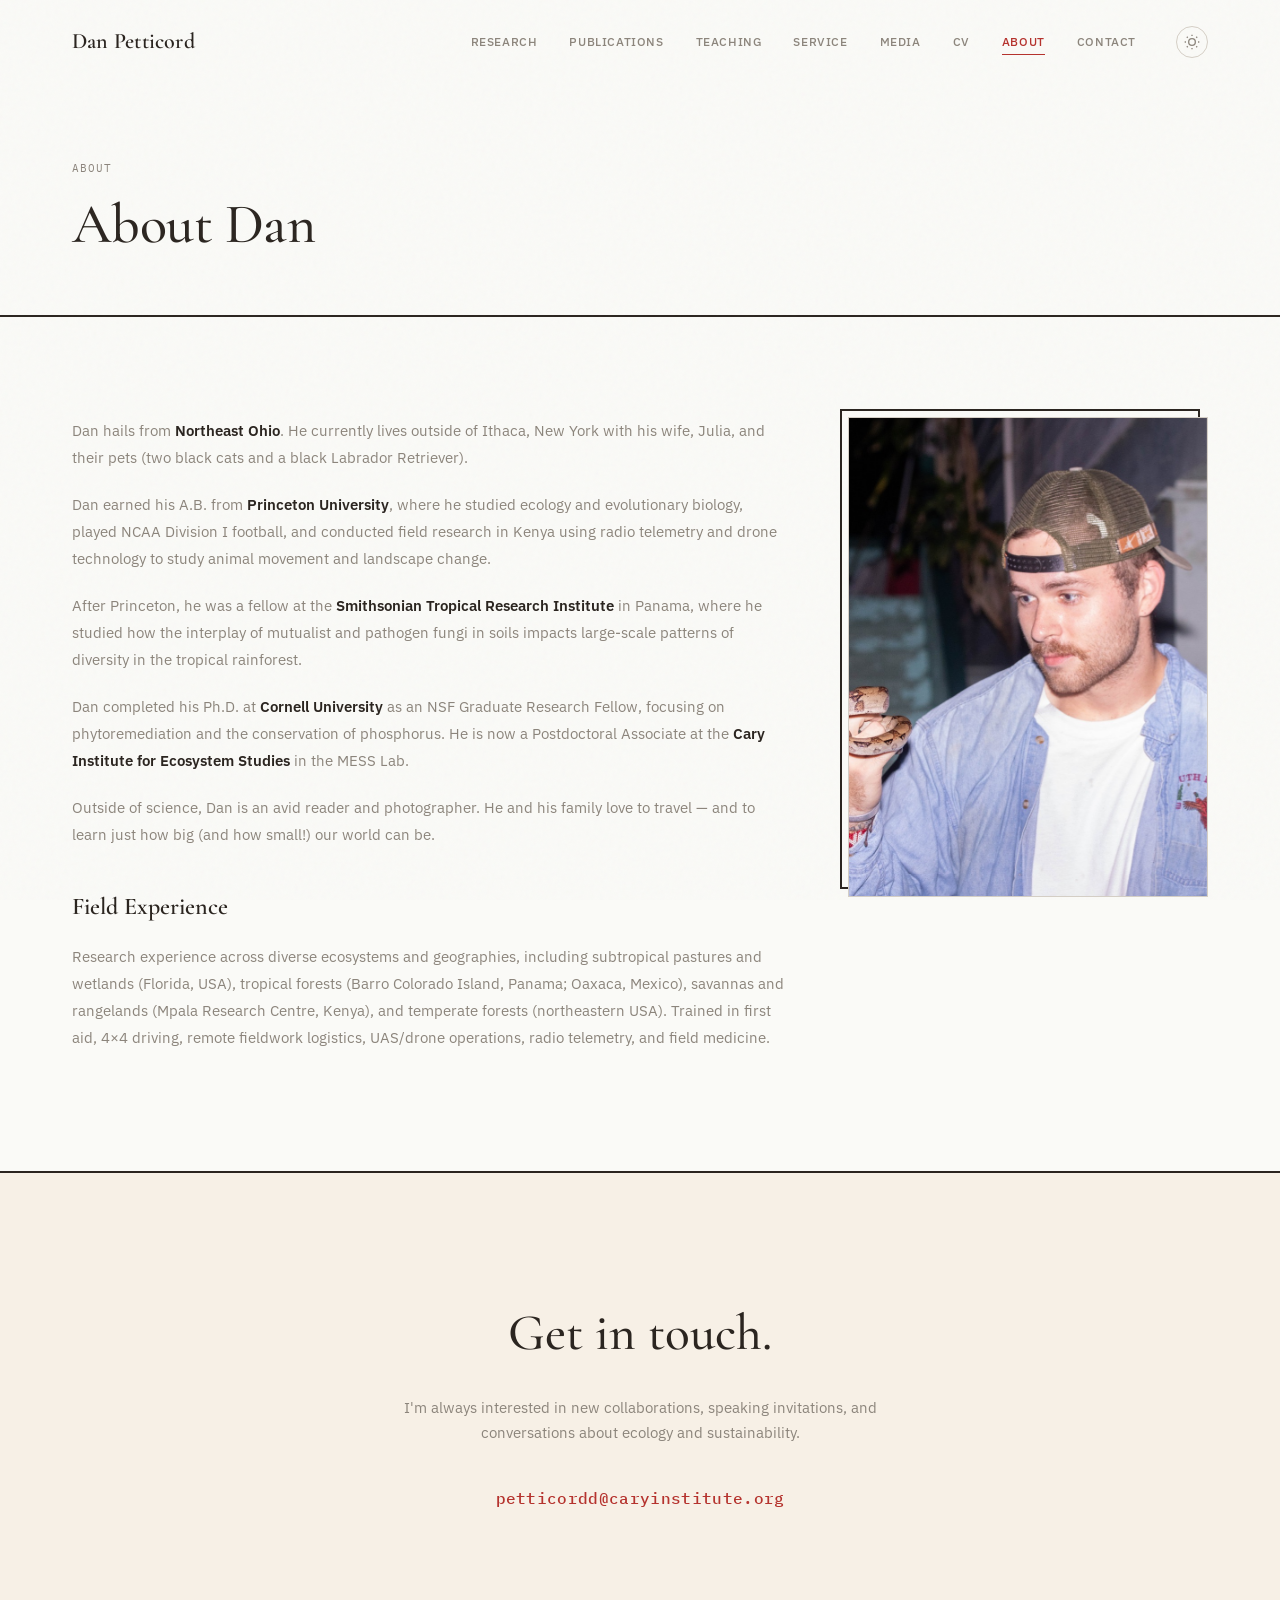
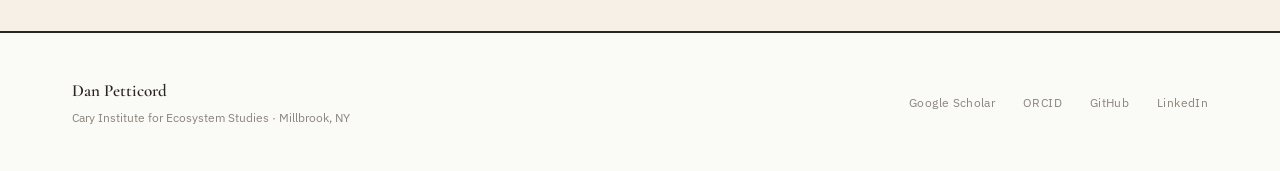
<file: about.html>
<!DOCTYPE html>
<html lang="en">
<head>
  <meta charset="UTF-8">
  <meta name="viewport" content="width=device-width, initial-scale=1.0">
  <title>About — Dan Petticord</title>
  <link rel="preconnect" href="https://fonts.googleapis.com">
  <link rel="preconnect" href="https://fonts.gstatic.com" crossorigin>
  <link href="https://fonts.googleapis.com/css2?family=Cormorant+Garamond:ital,wght@0,300;0,400;0,500;0,600;0,700;1,300;1,400&family=IBM+Plex+Sans:ital,wght@0,300;0,400;0,500;0,600;0,700;1,300;1,400&family=IBM+Plex+Mono:wght@300;400;500&display=swap" rel="stylesheet">
  <link rel="stylesheet" href="css/styles.css">
  <script>if(localStorage.getItem('theme')==='dark')document.documentElement.setAttribute('data-theme','dark');</script>
</head>
<body>

<nav class="nav">
  <a href="index.html" class="nav-name">Dan Petticord</a>
  <div class="nav-links">
    <a href="research.html" class="nav-link">Research</a>
    <a href="publications.html" class="nav-link">Publications</a>
    <a href="teaching.html" class="nav-link">Teaching</a>
    <a href="service.html" class="nav-link">Service</a>
    <a href="media.html" class="nav-link">Media</a>
    <a href="cv.html" class="nav-link">CV</a>
    <a href="about.html" class="nav-link active">About</a>
    <a href="contact.html" class="nav-link">Contact</a>
    <button class="theme-toggle" aria-label="Toggle theme" title="Toggle light/dark theme">
      <svg class="theme-icon-sun" width="16" height="16" viewBox="0 0 24 24" fill="none" stroke="currentColor" stroke-width="2"><circle cx="12" cy="12" r="5"/><path d="M12 1v2M12 21v2M4.22 4.22l1.42 1.42M18.36 18.36l1.42 1.42M1 12h2M21 12h2M4.22 19.78l1.42-1.42M18.36 5.64l1.42-1.42"/></svg>
      <svg class="theme-icon-moon" width="16" height="16" viewBox="0 0 24 24" fill="none" stroke="currentColor" stroke-width="2"><path d="M21 12.79A9 9 0 1111.21 3 7 7 0 0021 12.79z"/></svg>
    </button>
  </div>
  <button class="nav-hamburger" aria-label="Menu"><span></span><span></span><span></span></button>
</nav>

<header class="page-header">
  <div class="page-header-label">About</div>
  <h1 class="page-header-title">About Dan</h1>
</header>

<section class="section about-layout">
  <div class="prose fade-in">
    <p>Dan hails from <strong>Northeast Ohio</strong>. He currently lives outside of Ithaca, New York with his wife, Julia, and their pets (two black cats and a black Labrador Retriever).</p>
    <p>Dan earned his A.B. from <strong>Princeton University</strong>, where he studied ecology and evolutionary biology, played NCAA Division I football, and conducted field research in Kenya using radio telemetry and drone technology to study animal movement and landscape change.</p>
    <p>After Princeton, he was a fellow at the <strong>Smithsonian Tropical Research Institute</strong> in Panama, where he studied how the interplay of mutualist and pathogen fungi in soils impacts large-scale patterns of diversity in the tropical rainforest.</p>
    <p>Dan completed his Ph.D. at <strong>Cornell University</strong> as an NSF Graduate Research Fellow, focusing on phytoremediation and the conservation of phosphorus. He is now a Postdoctoral Associate at the <strong>Cary Institute for Ecosystem Studies</strong> in the MESS Lab.</p>
    <p>Outside of science, Dan is an avid reader and photographer. He and his family love to travel — and to learn just how big (and how small!) our world can be.</p>

    <h3>Field Experience</h3>
    <p>Research experience across diverse ecosystems and geographies, including subtropical pastures and wetlands (Florida, USA), tropical forests (Barro Colorado Island, Panama; Oaxaca, Mexico), savannas and rangelands (Mpala Research Centre, Kenya), and temperate forests (northeastern USA). Trained in first aid, 4×4 driving, remote fieldwork logistics, UAS/drone operations, radio telemetry, and field medicine.</p>
  </div>

  <div class="fade-in anim-delay-2" style="position:sticky;top:120px;">
    <div style="position:relative;">
      <div style="position:absolute;top:-8px;left:-8px;right:8px;bottom:8px;border:2px solid var(--border-dark);z-index:0;"></div>
      <div style="position:relative;z-index:1;width:100%;aspect-ratio:3/4;overflow:hidden;background:var(--grid);border:1px solid var(--border);">
        <img id="about-photo" src="images/boa_headshot.jpg" alt="Dan in the field" style="width:100%;height:100%;object-fit:cover;transition:opacity 0.6s cubic-bezier(0.4,0,0.2,1);will-change:opacity;">
      </div>
    </div>
  </div>
</section>

<section class="contact-section fade-in">
  <div class="contact-title">Get in touch.</div>
  <div class="contact-desc">I'm always interested in new collaborations, speaking invitations, and conversations about ecology and sustainability.</div>
  <a href="mailto:petticordd@caryinstitute.org" class="contact-email">petticordd@caryinstitute.org</a>
</section>

<footer class="footer">
  <div><div class="footer-name">Dan Petticord</div><div class="footer-sub">Cary Institute for Ecosystem Studies · Millbrook, NY</div></div>
  <div class="footer-links">
    <a href="https://scholar.google.com/citations?user=s1wx64YAAAAJ&hl=en" target="_blank" class="footer-link">Google Scholar</a>
    <a href="https://orcid.org/0000-0002-1764-6321" target="_blank" class="footer-link">ORCID</a>
    <a href="https://github.com/Dpetticord3" target="_blank" class="footer-link">GitHub</a>
    <a href="https://www.linkedin.com/in/dpetticord/" target="_blank" class="footer-link">LinkedIn</a>
  </div>
</footer>
<script src="js/main.js"></script>
</body>
</html>
</file>
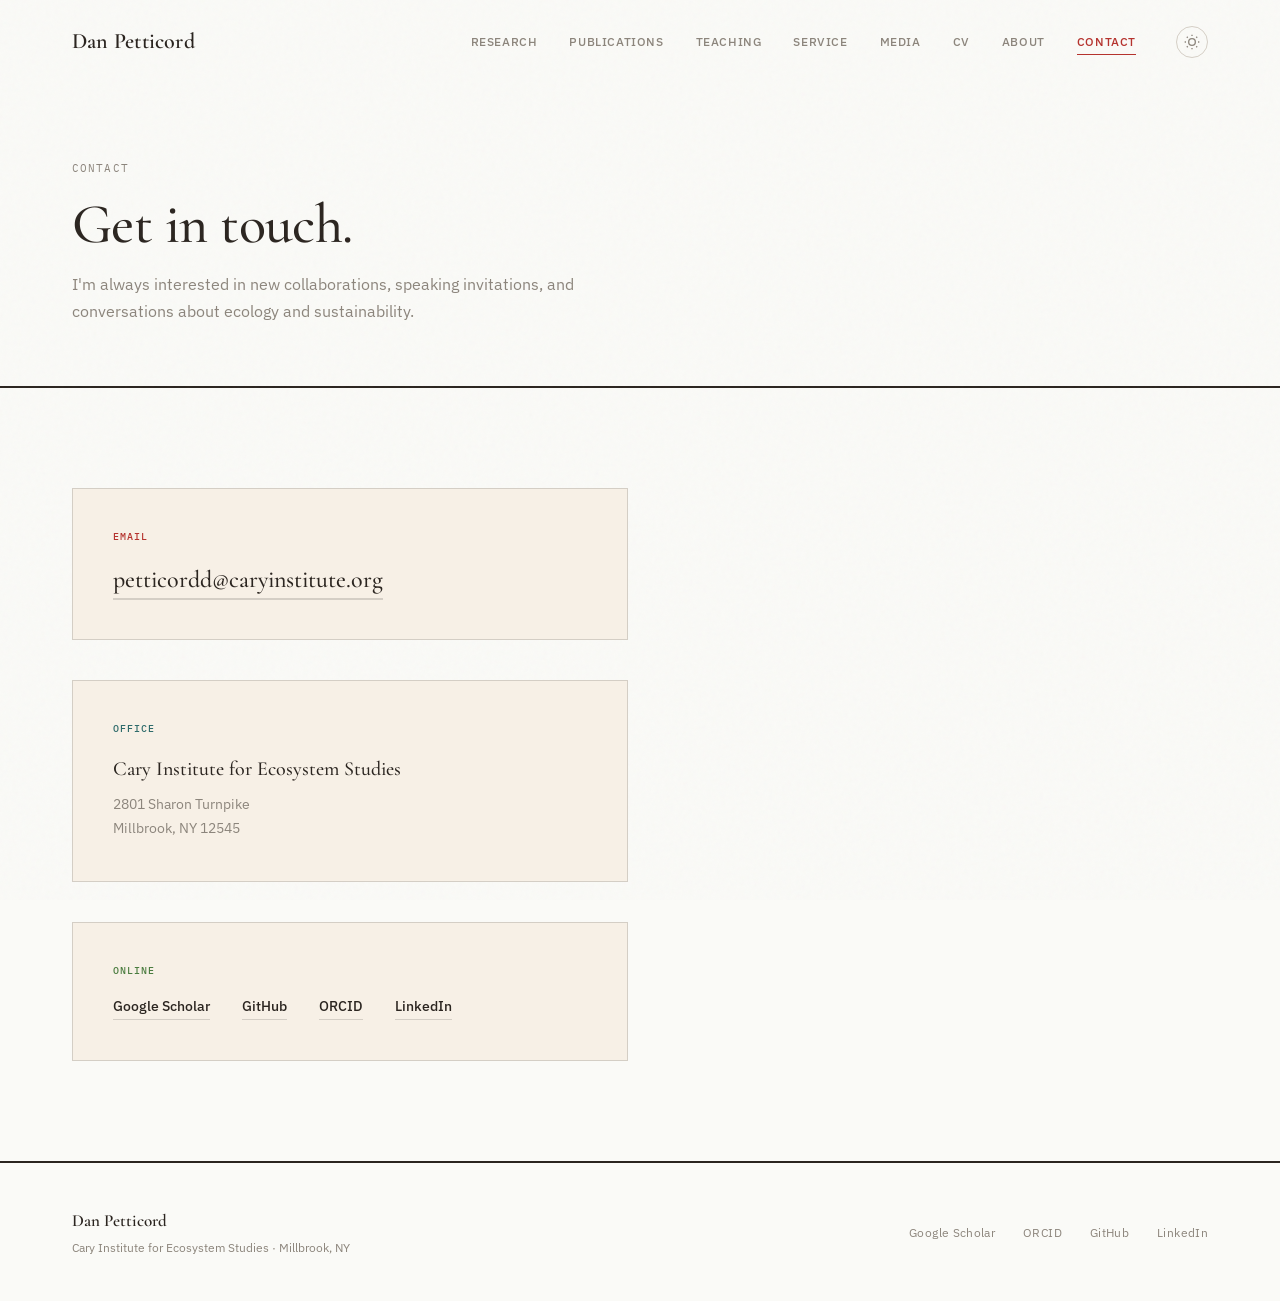
<file: contact.html>
<!DOCTYPE html>
<html lang="en">
<head>
  <meta charset="UTF-8">
  <meta name="viewport" content="width=device-width, initial-scale=1.0">
  <title>Contact — Dan Petticord</title>
  <link rel="preconnect" href="https://fonts.googleapis.com">
  <link rel="preconnect" href="https://fonts.gstatic.com" crossorigin>
  <link href="https://fonts.googleapis.com/css2?family=Cormorant+Garamond:ital,wght@0,300;0,400;0,500;0,600;0,700;1,300;1,400&family=IBM+Plex+Sans:ital,wght@0,300;0,400;0,500;0,600;0,700;1,300;1,400&family=IBM+Plex+Mono:wght@300;400;500&display=swap" rel="stylesheet">
  <link rel="stylesheet" href="css/styles.css">
  <script>if(localStorage.getItem('theme')==='dark')document.documentElement.setAttribute('data-theme','dark');</script>
</head>
<body>
<nav class="nav">
  <a href="index.html" class="nav-name">Dan Petticord</a>
  <div class="nav-links">
    <a href="research.html" class="nav-link">Research</a>
    <a href="publications.html" class="nav-link">Publications</a>
    <a href="teaching.html" class="nav-link">Teaching</a>
    <a href="service.html" class="nav-link">Service</a>
    <a href="media.html" class="nav-link">Media</a>
    <a href="cv.html" class="nav-link">CV</a>
    <a href="about.html" class="nav-link">About</a>
    <a href="contact.html" class="nav-link active">Contact</a>
    <button class="theme-toggle" aria-label="Toggle theme" title="Toggle light/dark theme">
      <svg class="theme-icon-sun" width="16" height="16" viewBox="0 0 24 24" fill="none" stroke="currentColor" stroke-width="2"><circle cx="12" cy="12" r="5"/><path d="M12 1v2M12 21v2M4.22 4.22l1.42 1.42M18.36 18.36l1.42 1.42M1 12h2M21 12h2M4.22 19.78l1.42-1.42M18.36 5.64l1.42-1.42"/></svg>
      <svg class="theme-icon-moon" width="16" height="16" viewBox="0 0 24 24" fill="none" stroke="currentColor" stroke-width="2"><path d="M21 12.79A9 9 0 1111.21 3 7 7 0 0021 12.79z"/></svg>
    </button>
  </div>
  <button class="nav-hamburger" aria-label="Menu"><span></span><span></span><span></span></button>
</nav>

<header class="page-header">
  <div class="page-header-label">Contact</div>
  <h1 class="page-header-title">Get in touch.</h1>
  <p class="page-header-subtitle">I'm always interested in new collaborations, speaking invitations, and conversations about ecology and sustainability.</p>
</header>

<section class="section" style="max-width:700px;">
  <div class="fade-in" style="display:grid;gap:40px;">

    <div style="padding:40px;background:var(--paper);border:1px solid var(--border);">
      <div style="font-family:var(--font-mono);font-size:10px;letter-spacing:0.1em;text-transform:uppercase;color:var(--warm);margin-bottom:16px;font-weight:500;">Email</div>
      <a href="mailto:petticordd@caryinstitute.org" style="font-family:var(--font-serif);font-size:24px;font-weight:500;color:var(--text);border-bottom:2px solid var(--border);padding-bottom:4px;transition:border-color 0.3s;">
        petticordd@caryinstitute.org
      </a>
    </div>

    <div style="padding:40px;background:var(--paper);border:1px solid var(--border);">
      <div style="font-family:var(--font-mono);font-size:10px;letter-spacing:0.1em;text-transform:uppercase;color:var(--teal);margin-bottom:16px;font-weight:500;">Office</div>
      <div style="font-family:var(--font-serif);font-size:20px;font-weight:500;color:var(--text);margin-bottom:8px;">
        Cary Institute for Ecosystem Studies
      </div>
      <div style="font-family:var(--font-sans);font-size:14px;color:var(--muted);line-height:1.7;">
        2801 Sharon Turnpike<br>
        Millbrook, NY 12545
      </div>
    </div>

    <div style="padding:40px;background:var(--paper);border:1px solid var(--border);">
      <div style="font-family:var(--font-mono);font-size:10px;letter-spacing:0.1em;text-transform:uppercase;color:var(--forest);margin-bottom:16px;font-weight:500;">Online</div>
      <div style="display:flex;gap:32px;flex-wrap:wrap;">
        <a href="https://scholar.google.com/citations?user=s1wx64YAAAAJ&hl=en" target="_blank" style="font-family:var(--font-sans);font-size:14px;color:var(--text);font-weight:500;border-bottom:1px solid var(--border);padding-bottom:2px;">Google Scholar</a>
        <a href="https://github.com/Dpetticord3" target="_blank" style="font-family:var(--font-sans);font-size:14px;color:var(--text);font-weight:500;border-bottom:1px solid var(--border);padding-bottom:2px;">GitHub</a>
        <a href="#" style="font-family:var(--font-sans);font-size:14px;color:var(--text);font-weight:500;border-bottom:1px solid var(--border);padding-bottom:2px;">ORCID</a>
        <a href="#" style="font-family:var(--font-sans);font-size:14px;color:var(--text);font-weight:500;border-bottom:1px solid var(--border);padding-bottom:2px;">LinkedIn</a>
      </div>
    </div>

  </div>
</section>

<footer class="footer">
  <div><div class="footer-name">Dan Petticord</div><div class="footer-sub">Cary Institute for Ecosystem Studies · Millbrook, NY</div></div>
  <div class="footer-links">
    <a href="https://scholar.google.com/citations?user=s1wx64YAAAAJ&hl=en" target="_blank" class="footer-link">Google Scholar</a>
    <a href="https://orcid.org/0000-0002-1764-6321" target="_blank" class="footer-link">ORCID</a>
    <a href="https://github.com/Dpetticord3" target="_blank" class="footer-link">GitHub</a>
    <a href="https://www.linkedin.com/in/dpetticord/" target="_blank" class="footer-link">LinkedIn</a>
  </div>
</footer>
<script src="js/main.js"></script>
</body>
</html>
</file>
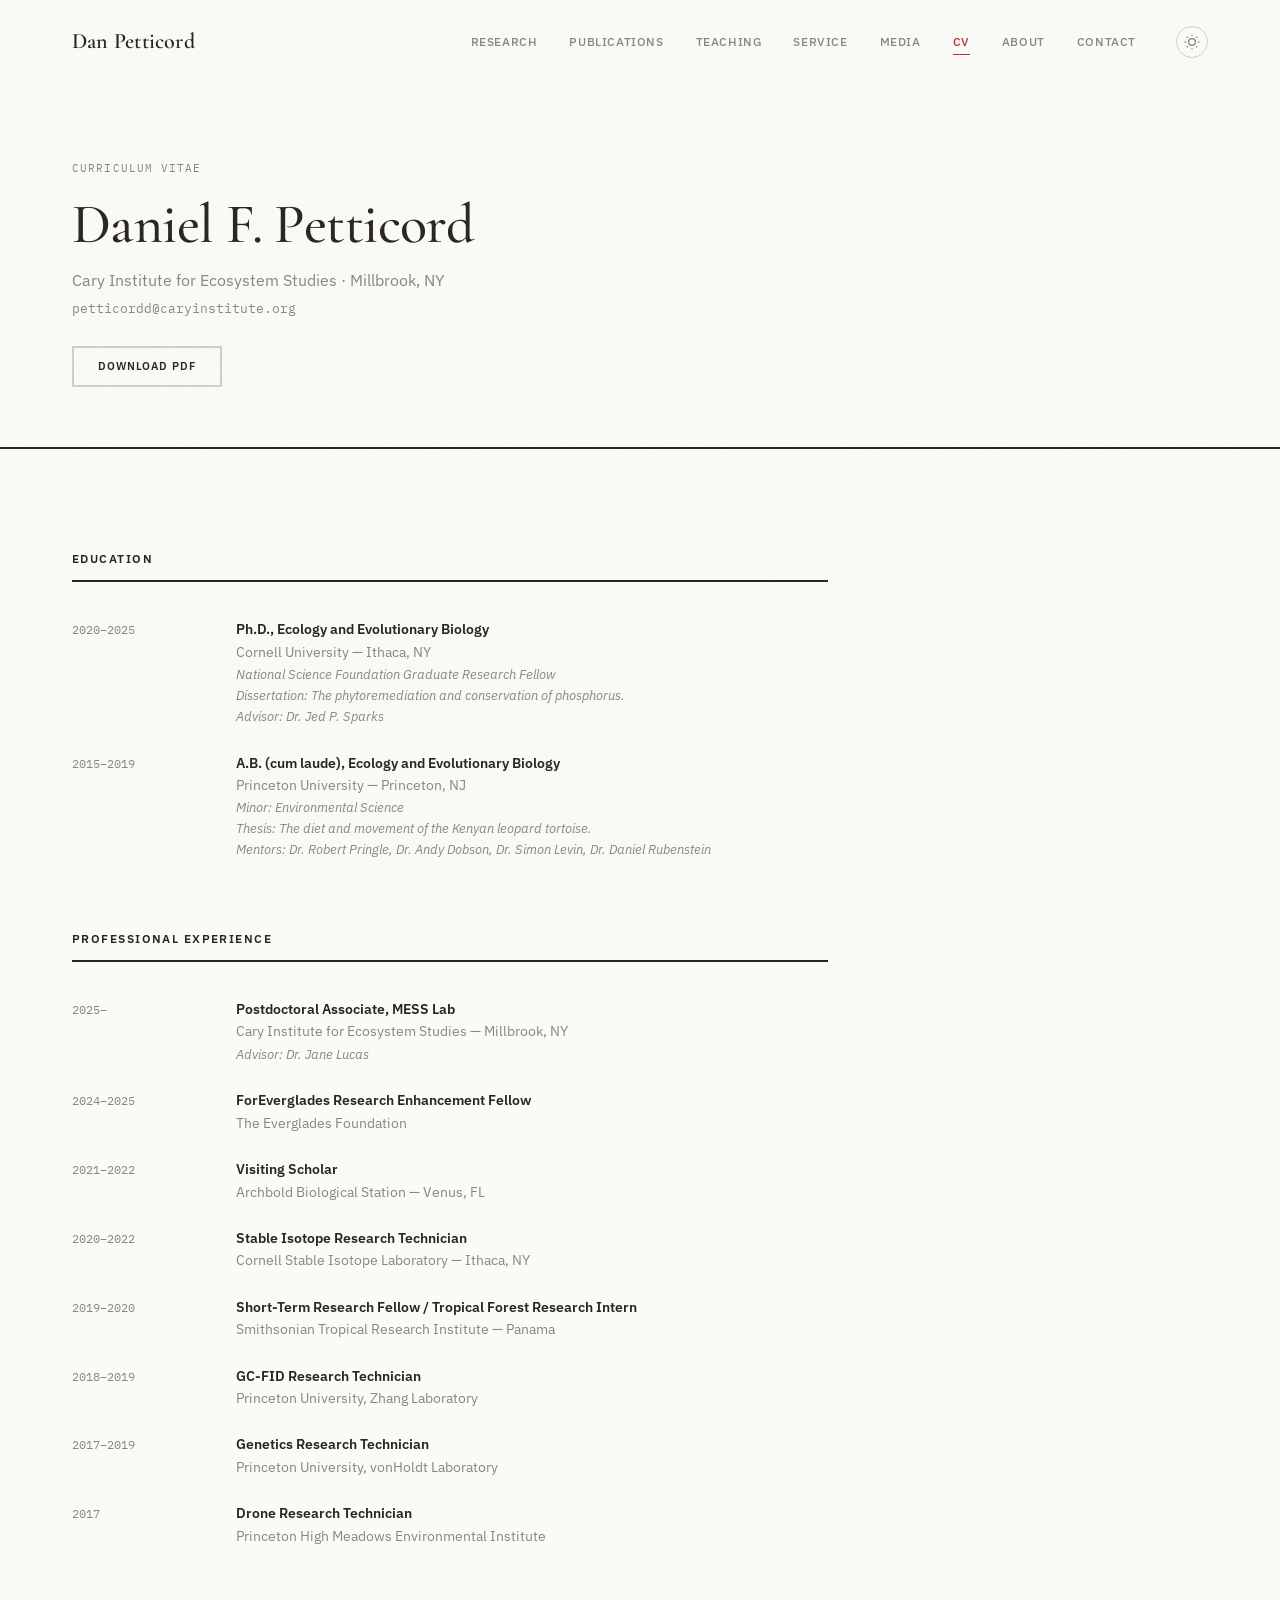
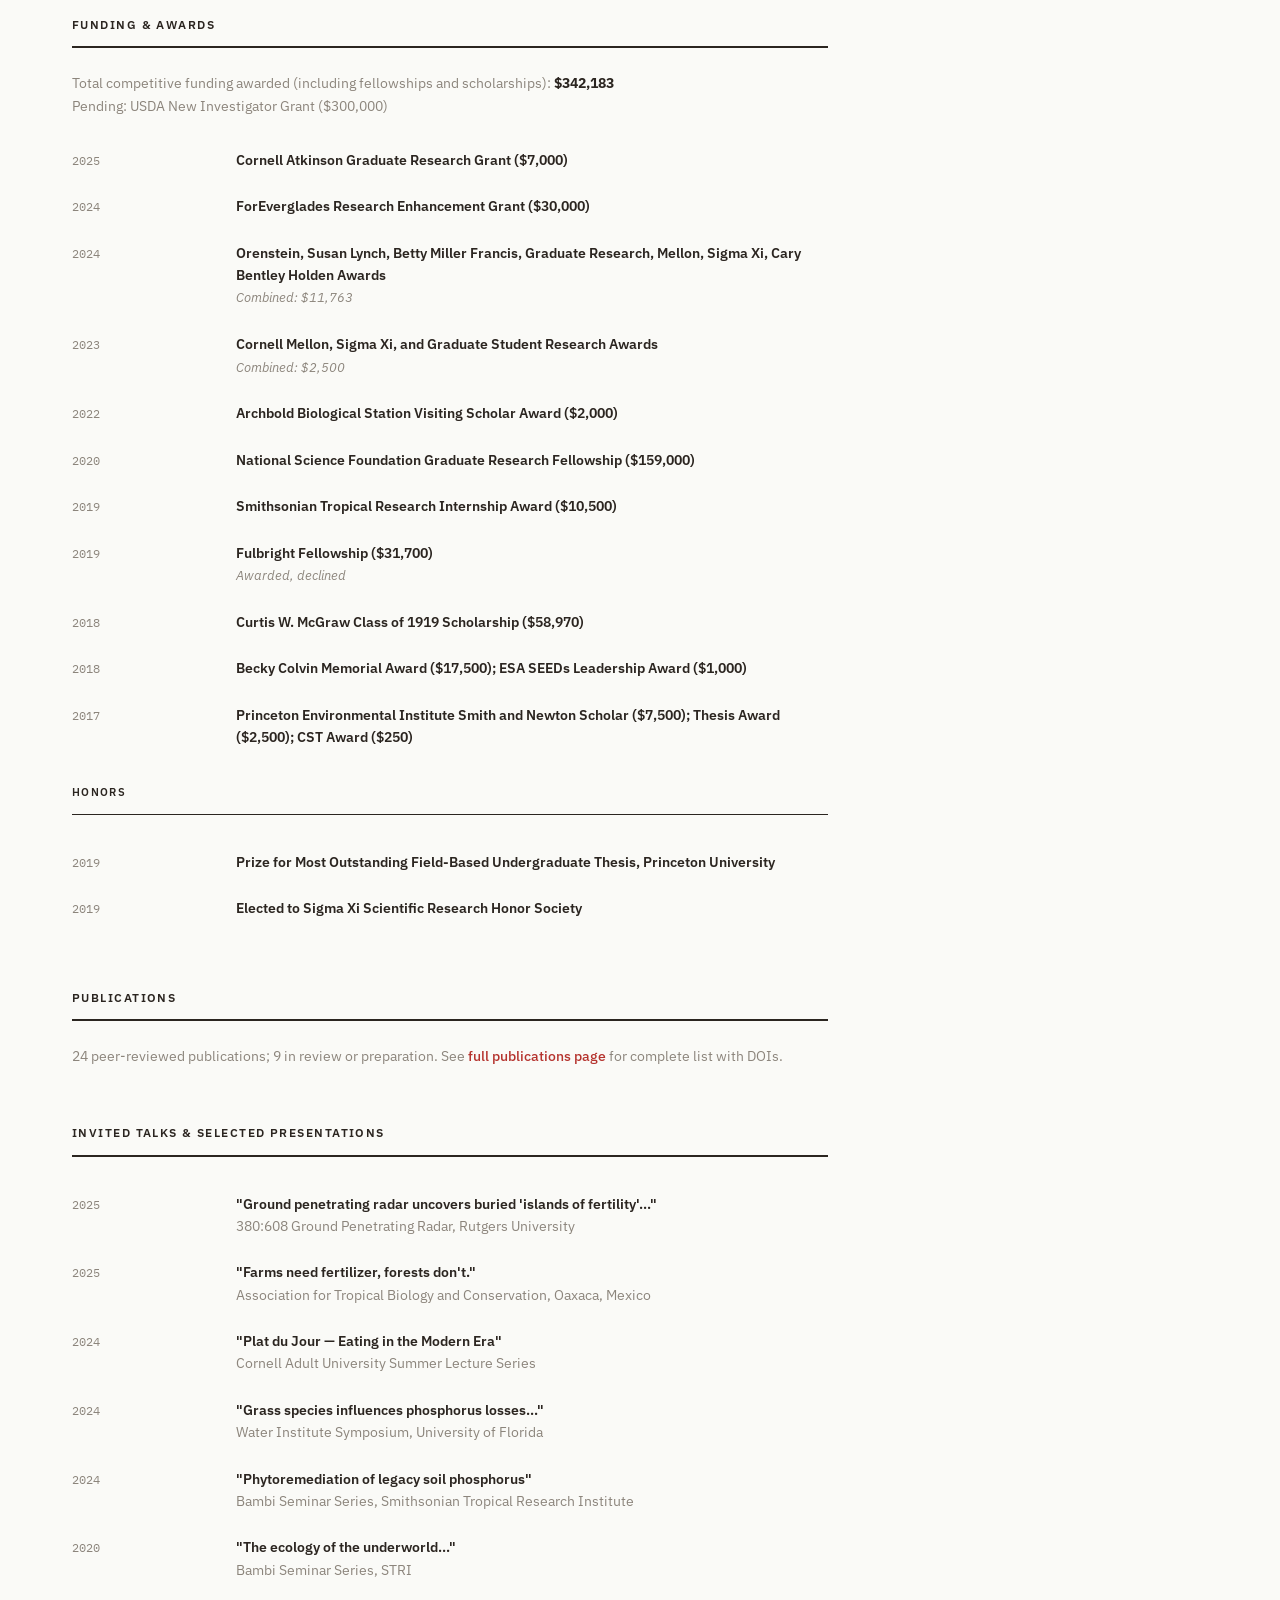
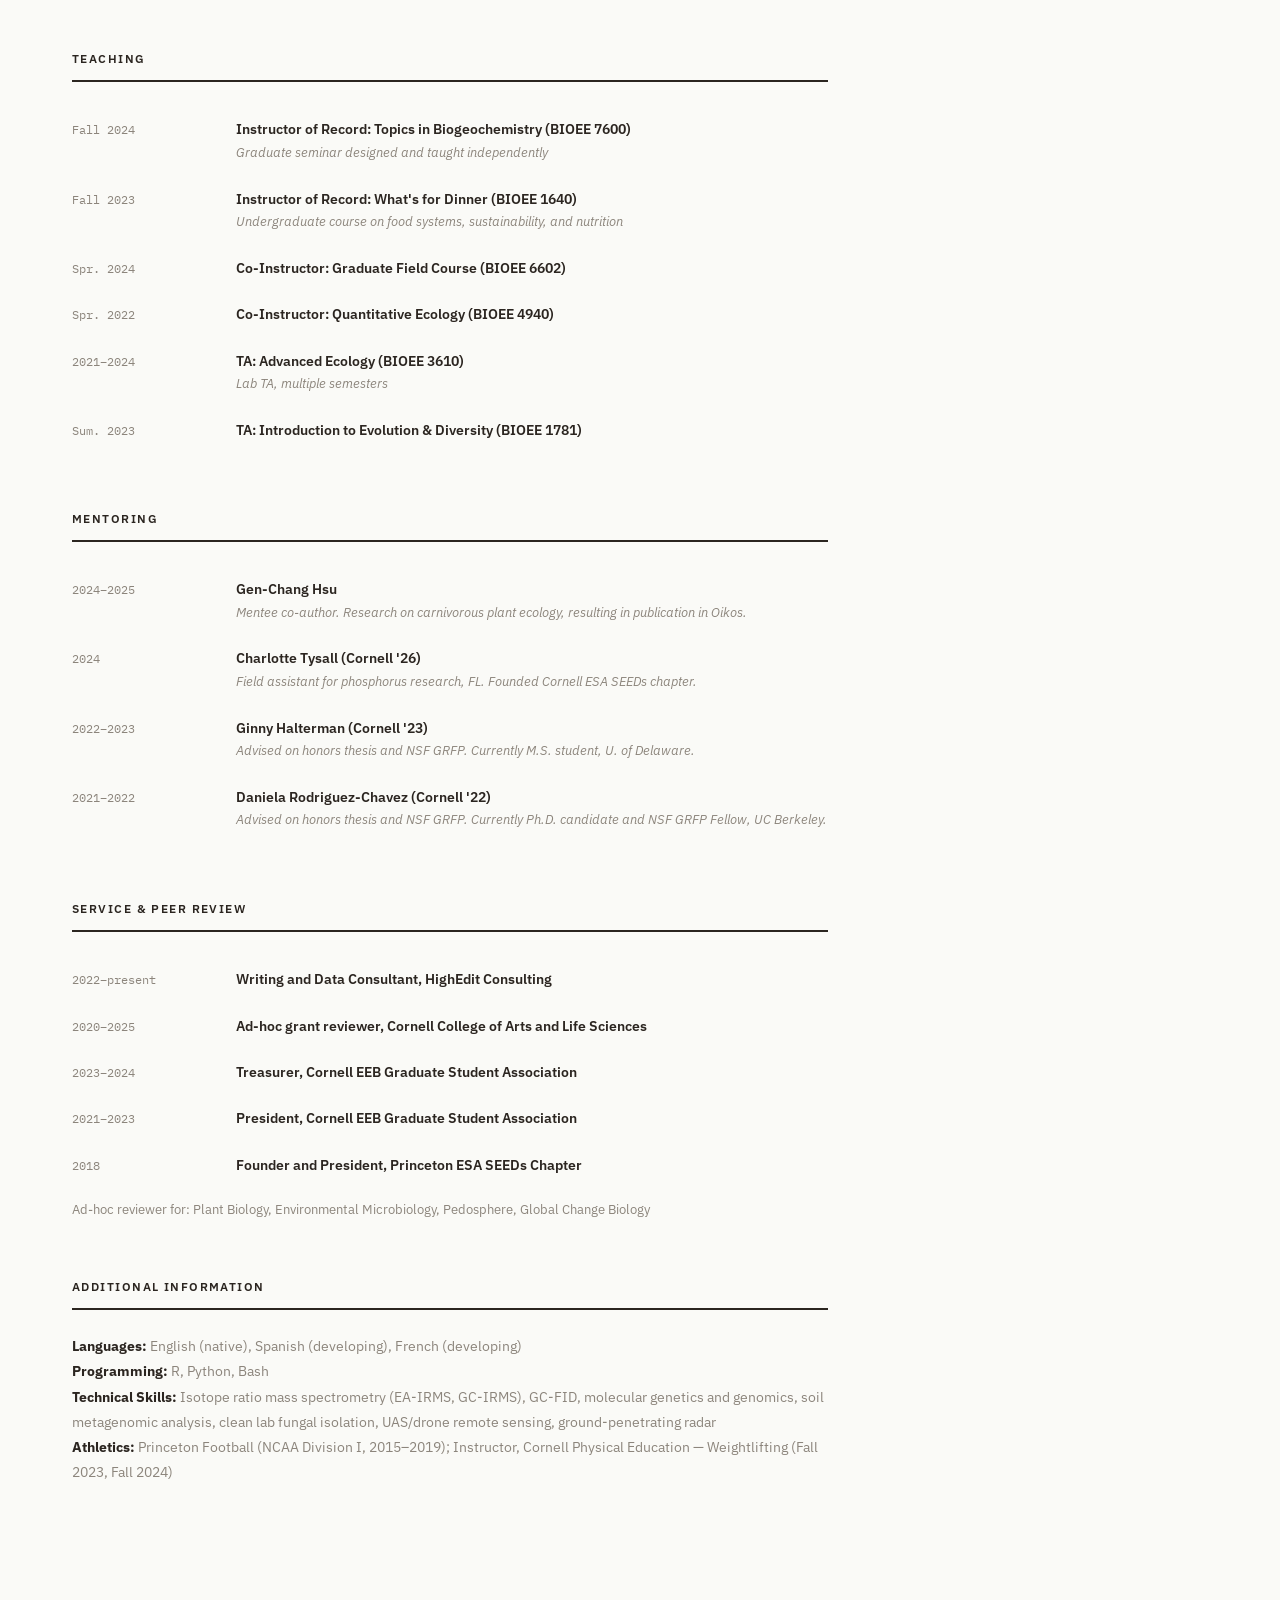
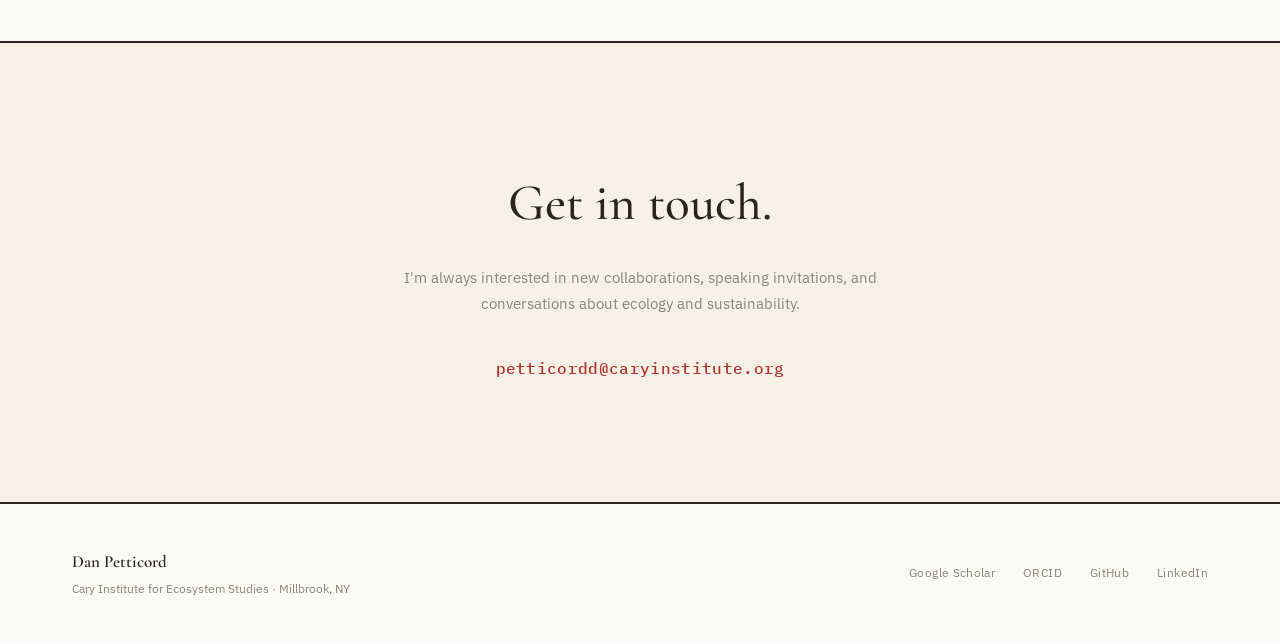
<file: cv.html>
<!DOCTYPE html>
<html lang="en">
<head>
  <meta charset="UTF-8">
  <meta name="viewport" content="width=device-width, initial-scale=1.0">
  <title>CV — Dan Petticord</title>
  <link rel="preconnect" href="https://fonts.googleapis.com">
  <link rel="preconnect" href="https://fonts.gstatic.com" crossorigin>
  <link href="https://fonts.googleapis.com/css2?family=Cormorant+Garamond:ital,wght@0,300;0,400;0,500;0,600;0,700;1,300;1,400&family=IBM+Plex+Sans:ital,wght@0,300;0,400;0,500;0,600;0,700;1,300;1,400&family=IBM+Plex+Mono:wght@300;400;500&display=swap" rel="stylesheet">
  <link rel="stylesheet" href="css/styles.css">
  <script>if(localStorage.getItem('theme')==='dark')document.documentElement.setAttribute('data-theme','dark');</script>
</head>
<body>

<nav class="nav">
  <a href="index.html" class="nav-name">Dan Petticord</a>
  <div class="nav-links">
    <a href="research.html" class="nav-link">Research</a>
    <a href="publications.html" class="nav-link">Publications</a>
    <a href="teaching.html" class="nav-link">Teaching</a>
    <a href="service.html" class="nav-link">Service</a>
    <a href="media.html" class="nav-link">Media</a>
    <a href="cv.html" class="nav-link active">CV</a>
    <a href="about.html" class="nav-link">About</a>
    <a href="contact.html" class="nav-link">Contact</a>
    <button class="theme-toggle" aria-label="Toggle theme" title="Toggle light/dark theme">
      <svg class="theme-icon-sun" width="16" height="16" viewBox="0 0 24 24" fill="none" stroke="currentColor" stroke-width="2"><circle cx="12" cy="12" r="5"/><path d="M12 1v2M12 21v2M4.22 4.22l1.42 1.42M18.36 18.36l1.42 1.42M1 12h2M21 12h2M4.22 19.78l1.42-1.42M18.36 5.64l1.42-1.42"/></svg>
      <svg class="theme-icon-moon" width="16" height="16" viewBox="0 0 24 24" fill="none" stroke="currentColor" stroke-width="2"><path d="M21 12.79A9 9 0 1111.21 3 7 7 0 0021 12.79z"/></svg>
    </button>
  </div>
  <button class="nav-hamburger" aria-label="Menu"><span></span><span></span><span></span></button>
</nav>

<header class="page-header">
  <div class="page-header-label">Curriculum Vitae</div>
  <h1 class="page-header-title">Daniel F. Petticord</h1>
  <p class="page-header-subtitle" style="margin-top:12px;">
    Cary Institute for Ecosystem Studies · Millbrook, NY<br>
    <span style="font-family:var(--font-mono);font-size:13px;">petticordd@caryinstitute.org</span>
  </p>
  <div style="margin-top:24px;">
    <a href="Petticord_CV_v4.pdf" target="_blank" class="btn btn--outline" style="font-size:11px;padding:10px 24px;">Download PDF</a>
  </div>
</header>

<section class="section" style="max-width:900px;">

  <!-- EDUCATION -->
  <div class="cv-section fade-in">
    <div class="cv-section-title">Education</div>
    <div class="cv-entry">
      <div class="cv-date">2020–2025</div>
      <div>
        <div class="cv-role">Ph.D., Ecology and Evolutionary Biology</div>
        <div class="cv-place">Cornell University — Ithaca, NY</div>
        <div class="cv-detail">National Science Foundation Graduate Research Fellow<br>Dissertation: The phytoremediation and conservation of phosphorus.<br>Advisor: Dr. Jed P. Sparks</div>
      </div>
    </div>
    <div class="cv-entry">
      <div class="cv-date">2015–2019</div>
      <div>
        <div class="cv-role">A.B. (cum laude), Ecology and Evolutionary Biology</div>
        <div class="cv-place">Princeton University — Princeton, NJ</div>
        <div class="cv-detail">Minor: Environmental Science<br>Thesis: The diet and movement of the Kenyan leopard tortoise.<br>Mentors: Dr. Robert Pringle, Dr. Andy Dobson, Dr. Simon Levin, Dr. Daniel Rubenstein</div>
      </div>
    </div>
  </div>

  <!-- PROFESSIONAL EXPERIENCE -->
  <div class="cv-section fade-in">
    <div class="cv-section-title">Professional Experience</div>
    <div class="cv-entry">
      <div class="cv-date">2025–</div>
      <div><div class="cv-role">Postdoctoral Associate, MESS Lab</div><div class="cv-place">Cary Institute for Ecosystem Studies — Millbrook, NY</div><div class="cv-detail">Advisor: Dr. Jane Lucas</div></div>
    </div>
    <div class="cv-entry">
      <div class="cv-date">2024–2025</div>
      <div><div class="cv-role">ForEverglades Research Enhancement Fellow</div><div class="cv-place">The Everglades Foundation</div></div>
    </div>
    <div class="cv-entry">
      <div class="cv-date">2021–2022</div>
      <div><div class="cv-role">Visiting Scholar</div><div class="cv-place">Archbold Biological Station — Venus, FL</div></div>
    </div>
    <div class="cv-entry">
      <div class="cv-date">2020–2022</div>
      <div><div class="cv-role">Stable Isotope Research Technician</div><div class="cv-place">Cornell Stable Isotope Laboratory — Ithaca, NY</div></div>
    </div>
    <div class="cv-entry">
      <div class="cv-date">2019–2020</div>
      <div><div class="cv-role">Short-Term Research Fellow / Tropical Forest Research Intern</div><div class="cv-place">Smithsonian Tropical Research Institute — Panama</div></div>
    </div>
    <div class="cv-entry">
      <div class="cv-date">2018–2019</div>
      <div><div class="cv-role">GC-FID Research Technician</div><div class="cv-place">Princeton University, Zhang Laboratory</div></div>
    </div>
    <div class="cv-entry">
      <div class="cv-date">2017–2019</div>
      <div><div class="cv-role">Genetics Research Technician</div><div class="cv-place">Princeton University, vonHoldt Laboratory</div></div>
    </div>
    <div class="cv-entry">
      <div class="cv-date">2017</div>
      <div><div class="cv-role">Drone Research Technician</div><div class="cv-place">Princeton High Meadows Environmental Institute</div></div>
    </div>
  </div>

  <!-- FUNDING -->
  <div class="cv-section fade-in">
    <div class="cv-section-title">Funding &amp; Awards</div>
    <p style="font-family:var(--font-sans);font-size:14px;color:var(--muted);margin-bottom:20px;">
      Total competitive funding awarded (including fellowships and scholarships): <strong style="color:var(--text);">$342,183</strong><br>
      Pending: USDA New Investigator Grant ($300,000)
    </p>
    <div class="cv-entry"><div class="cv-date">2025</div><div><div class="cv-role">Cornell Atkinson Graduate Research Grant ($7,000)</div></div></div>
    <div class="cv-entry"><div class="cv-date">2024</div><div><div class="cv-role">ForEverglades Research Enhancement Grant ($30,000)</div></div></div>
    <div class="cv-entry"><div class="cv-date">2024</div><div><div class="cv-role">Orenstein, Susan Lynch, Betty Miller Francis, Graduate Research, Mellon, Sigma Xi, Cary Bentley Holden Awards</div><div class="cv-detail">Combined: $11,763</div></div></div>
    <div class="cv-entry"><div class="cv-date">2023</div><div><div class="cv-role">Cornell Mellon, Sigma Xi, and Graduate Student Research Awards</div><div class="cv-detail">Combined: $2,500</div></div></div>
    <div class="cv-entry"><div class="cv-date">2022</div><div><div class="cv-role">Archbold Biological Station Visiting Scholar Award ($2,000)</div></div></div>
    <div class="cv-entry"><div class="cv-date">2020</div><div><div class="cv-role">National Science Foundation Graduate Research Fellowship ($159,000)</div></div></div>
    <div class="cv-entry"><div class="cv-date">2019</div><div><div class="cv-role">Smithsonian Tropical Research Internship Award ($10,500)</div></div></div>
    <div class="cv-entry"><div class="cv-date">2019</div><div><div class="cv-role">Fulbright Fellowship ($31,700)</div><div class="cv-detail">Awarded, declined</div></div></div>
    <div class="cv-entry"><div class="cv-date">2018</div><div><div class="cv-role">Curtis W. McGraw Class of 1919 Scholarship ($58,970)</div></div></div>
    <div class="cv-entry"><div class="cv-date">2018</div><div><div class="cv-role">Becky Colvin Memorial Award ($17,500); ESA SEEDs Leadership Award ($1,000)</div></div></div>
    <div class="cv-entry"><div class="cv-date">2017</div><div><div class="cv-role">Princeton Environmental Institute Smith and Newton Scholar ($7,500); Thesis Award ($2,500); CST Award ($250)</div></div></div>

    <div style="margin-top:24px;">
      <div class="cv-section-title" style="font-size:11px;border-bottom-width:1px;">Honors</div>
      <div class="cv-entry"><div class="cv-date">2019</div><div><div class="cv-role">Prize for Most Outstanding Field-Based Undergraduate Thesis, Princeton University</div></div></div>
      <div class="cv-entry"><div class="cv-date">2019</div><div><div class="cv-role">Elected to Sigma Xi Scientific Research Honor Society</div></div></div>
    </div>
  </div>

  <!-- PUBLICATIONS (brief - link to full page) -->
  <div class="cv-section fade-in">
    <div class="cv-section-title">Publications</div>
    <p style="font-family:var(--font-sans);font-size:14px;color:var(--muted);margin-bottom:16px;">
      24 peer-reviewed publications; 9 in review or preparation. See <a href="publications.html" style="color:var(--warm);font-weight:500;">full publications page</a> for complete list with DOIs.
    </p>
  </div>

  <!-- INVITED TALKS -->
  <div class="cv-section fade-in">
    <div class="cv-section-title">Invited Talks &amp; Selected Presentations</div>
    <div class="cv-entry"><div class="cv-date">2025</div><div><div class="cv-role">"Ground penetrating radar uncovers buried 'islands of fertility'..."</div><div class="cv-place">380:608 Ground Penetrating Radar, Rutgers University</div></div></div>
    <div class="cv-entry"><div class="cv-date">2025</div><div><div class="cv-role">"Farms need fertilizer, forests don't."</div><div class="cv-place">Association for Tropical Biology and Conservation, Oaxaca, Mexico</div></div></div>
    <div class="cv-entry"><div class="cv-date">2024</div><div><div class="cv-role">"Plat du Jour — Eating in the Modern Era"</div><div class="cv-place">Cornell Adult University Summer Lecture Series</div></div></div>
    <div class="cv-entry"><div class="cv-date">2024</div><div><div class="cv-role">"Grass species influences phosphorus losses..."</div><div class="cv-place">Water Institute Symposium, University of Florida</div></div></div>
    <div class="cv-entry"><div class="cv-date">2024</div><div><div class="cv-role">"Phytoremediation of legacy soil phosphorus"</div><div class="cv-place">Bambi Seminar Series, Smithsonian Tropical Research Institute</div></div></div>
    <div class="cv-entry"><div class="cv-date">2020</div><div><div class="cv-role">"The ecology of the underworld..."</div><div class="cv-place">Bambi Seminar Series, STRI</div></div></div>
  </div>

  <!-- TEACHING -->
  <div class="cv-section fade-in">
    <div class="cv-section-title">Teaching</div>
    <div class="cv-entry"><div class="cv-date">Fall 2024</div><div><div class="cv-role">Instructor of Record: Topics in Biogeochemistry (BIOEE 7600)</div><div class="cv-detail">Graduate seminar designed and taught independently</div></div></div>
    <div class="cv-entry"><div class="cv-date">Fall 2023</div><div><div class="cv-role">Instructor of Record: What's for Dinner (BIOEE 1640)</div><div class="cv-detail">Undergraduate course on food systems, sustainability, and nutrition</div></div></div>
    <div class="cv-entry"><div class="cv-date">Spr. 2024</div><div><div class="cv-role">Co-Instructor: Graduate Field Course (BIOEE 6602)</div></div></div>
    <div class="cv-entry"><div class="cv-date">Spr. 2022</div><div><div class="cv-role">Co-Instructor: Quantitative Ecology (BIOEE 4940)</div></div></div>
    <div class="cv-entry"><div class="cv-date">2021–2024</div><div><div class="cv-role">TA: Advanced Ecology (BIOEE 3610)</div><div class="cv-detail">Lab TA, multiple semesters</div></div></div>
    <div class="cv-entry"><div class="cv-date">Sum. 2023</div><div><div class="cv-role">TA: Introduction to Evolution &amp; Diversity (BIOEE 1781)</div></div></div>
  </div>

  <!-- MENTORING -->
  <div class="cv-section fade-in">
    <div class="cv-section-title">Mentoring</div>
    <div class="cv-entry"><div class="cv-date">2024–2025</div><div><div class="cv-role">Gen-Chang Hsu</div><div class="cv-detail">Mentee co-author. Research on carnivorous plant ecology, resulting in publication in Oikos.</div></div></div>
    <div class="cv-entry"><div class="cv-date">2024</div><div><div class="cv-role">Charlotte Tysall (Cornell '26)</div><div class="cv-detail">Field assistant for phosphorus research, FL. Founded Cornell ESA SEEDs chapter.</div></div></div>
    <div class="cv-entry"><div class="cv-date">2022–2023</div><div><div class="cv-role">Ginny Halterman (Cornell '23)</div><div class="cv-detail">Advised on honors thesis and NSF GRFP. Currently M.S. student, U. of Delaware.</div></div></div>
    <div class="cv-entry"><div class="cv-date">2021–2022</div><div><div class="cv-role">Daniela Rodriguez-Chavez (Cornell '22)</div><div class="cv-detail">Advised on honors thesis and NSF GRFP. Currently Ph.D. candidate and NSF GRFP Fellow, UC Berkeley.</div></div></div>
  </div>

  <!-- SERVICE -->
  <div class="cv-section fade-in">
    <div class="cv-section-title">Service &amp; Peer Review</div>
    <div class="cv-entry"><div class="cv-date">2022–present</div><div><div class="cv-role">Writing and Data Consultant, HighEdit Consulting</div></div></div>
    <div class="cv-entry"><div class="cv-date">2020–2025</div><div><div class="cv-role">Ad-hoc grant reviewer, Cornell College of Arts and Life Sciences</div></div></div>
    <div class="cv-entry"><div class="cv-date">2023–2024</div><div><div class="cv-role">Treasurer, Cornell EEB Graduate Student Association</div></div></div>
    <div class="cv-entry"><div class="cv-date">2021–2023</div><div><div class="cv-role">President, Cornell EEB Graduate Student Association</div></div></div>
    <div class="cv-entry"><div class="cv-date">2018</div><div><div class="cv-role">Founder and President, Princeton ESA SEEDs Chapter</div></div></div>
    <p style="font-family:var(--font-sans);font-size:13px;color:var(--muted);margin-top:12px;">
      Ad-hoc reviewer for: Plant Biology, Environmental Microbiology, Pedosphere, Global Change Biology
    </p>
  </div>

  <!-- ADDITIONAL -->
  <div class="cv-section fade-in">
    <div class="cv-section-title">Additional Information</div>
    <div style="font-family:var(--font-sans);font-size:14px;color:var(--muted);line-height:1.8;">
      <p><strong style="color:var(--text);">Languages:</strong> English (native), Spanish (developing), French (developing)</p>
      <p><strong style="color:var(--text);">Programming:</strong> R, Python, Bash</p>
      <p><strong style="color:var(--text);">Technical Skills:</strong> Isotope ratio mass spectrometry (EA-IRMS, GC-IRMS), GC-FID, molecular genetics and genomics, soil metagenomic analysis, clean lab fungal isolation, UAS/drone remote sensing, ground-penetrating radar</p>
      <p><strong style="color:var(--text);">Athletics:</strong> Princeton Football (NCAA Division I, 2015–2019); Instructor, Cornell Physical Education — Weightlifting (Fall 2023, Fall 2024)</p>
    </div>
  </div>

</section>

<section class="contact-section fade-in">
  <div class="contact-title">Get in touch.</div>
  <div class="contact-desc">I'm always interested in new collaborations, speaking invitations, and conversations about ecology and sustainability.</div>
  <a href="mailto:petticordd@caryinstitute.org" class="contact-email">petticordd@caryinstitute.org</a>
</section>

<footer class="footer">
  <div>
    <div class="footer-name">Dan Petticord</div>
    <div class="footer-sub">Cary Institute for Ecosystem Studies · Millbrook, NY</div>
  </div>
  <div class="footer-links">
    <a href="https://scholar.google.com/citations?user=s1wx64YAAAAJ&hl=en" target="_blank" class="footer-link">Google Scholar</a>
    <a href="https://orcid.org/0000-0002-1764-6321" target="_blank" class="footer-link">ORCID</a>
    <a href="https://github.com/Dpetticord3" target="_blank" class="footer-link">GitHub</a>
    <a href="https://www.linkedin.com/in/dpetticord/" target="_blank" class="footer-link">LinkedIn</a>
  </div>
</footer>

<script src="js/main.js"></script>
</body>
</html>
</file>
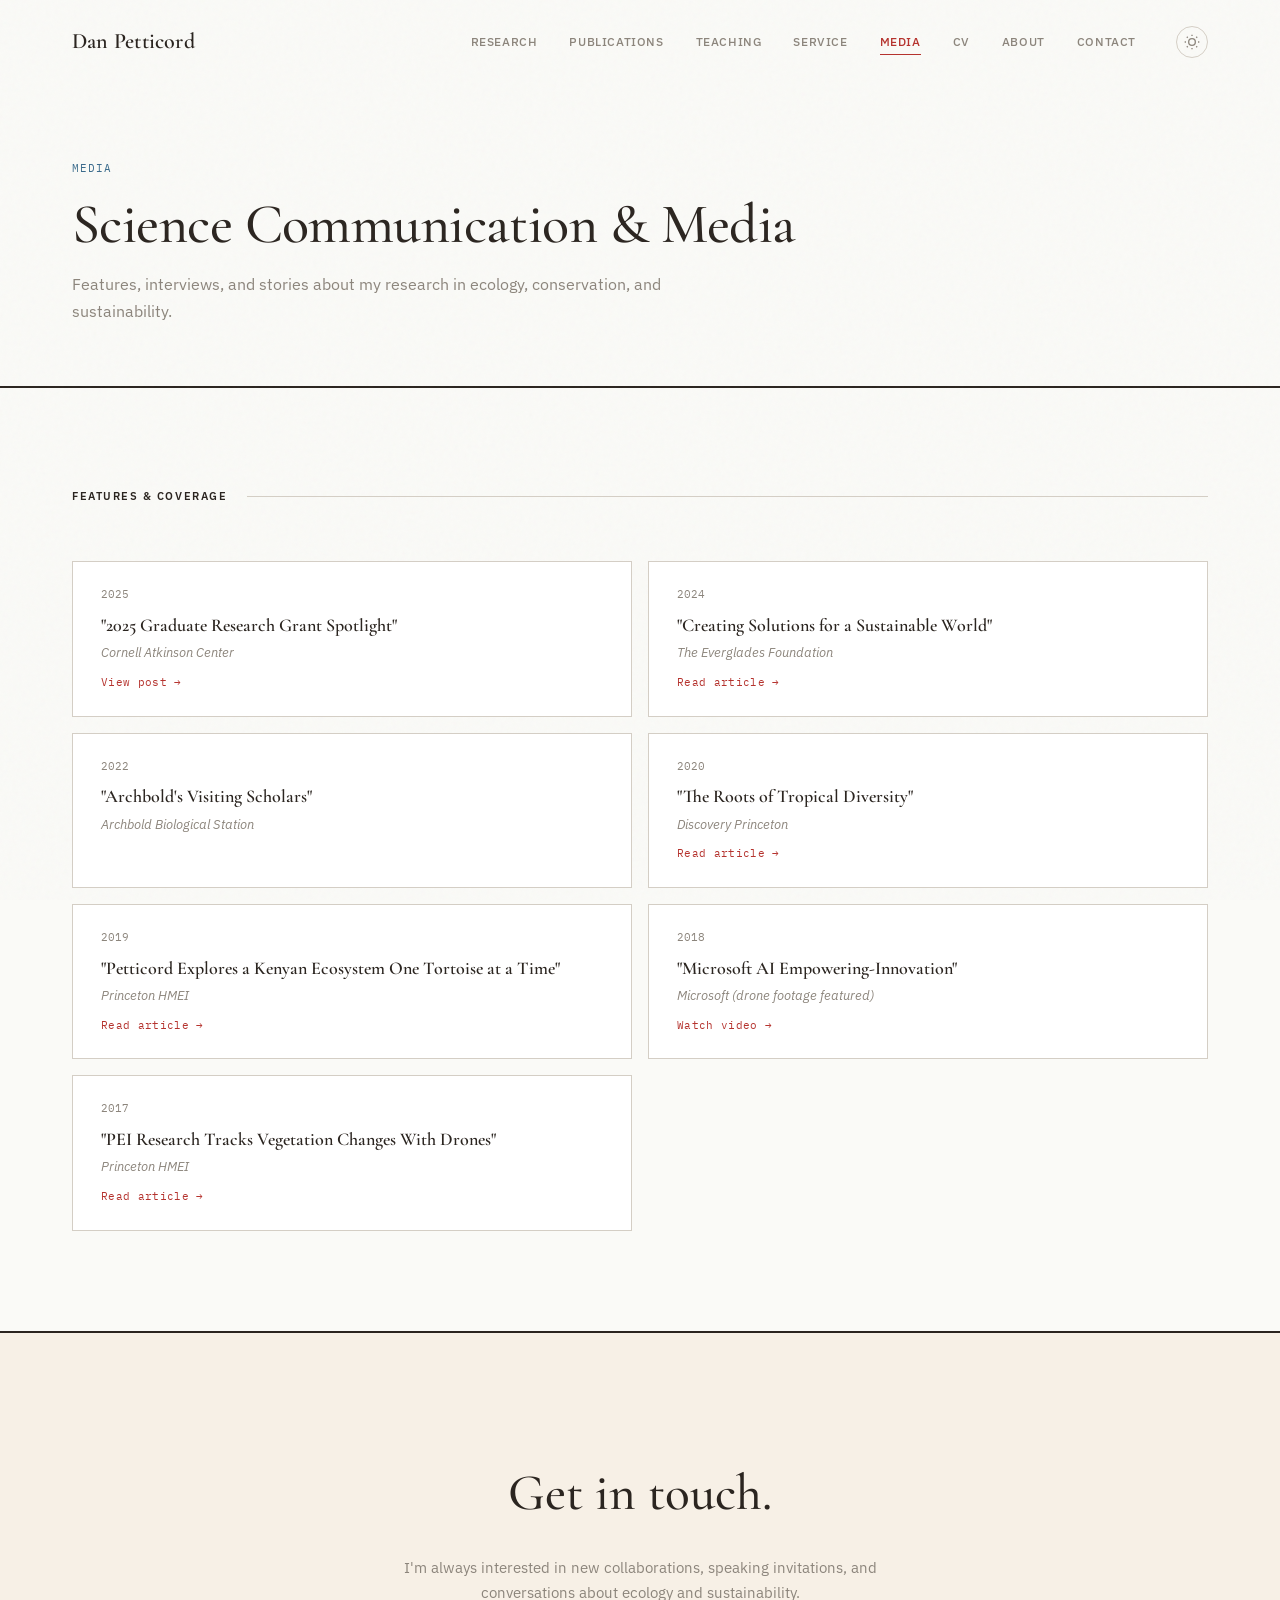
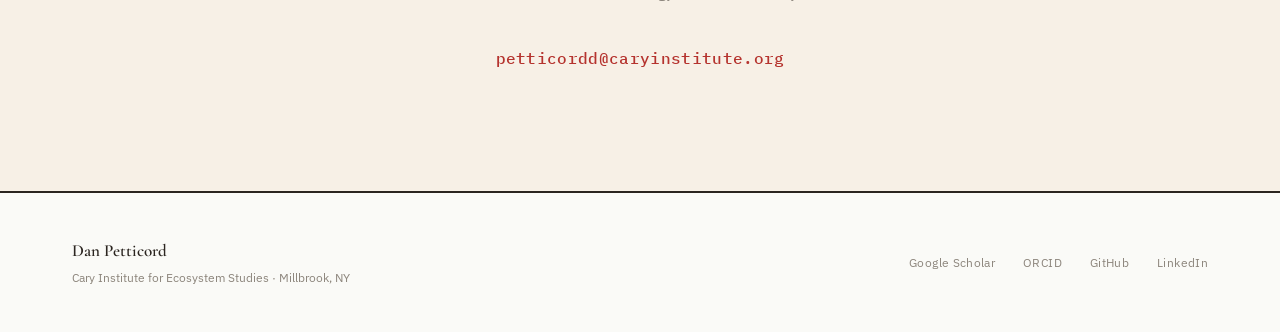
<file: media.html>
<!DOCTYPE html>
<html lang="en">
<head>
  <meta charset="UTF-8">
  <meta name="viewport" content="width=device-width, initial-scale=1.0">
  <title>Media — Dan Petticord</title>
  <link rel="preconnect" href="https://fonts.googleapis.com">
  <link rel="preconnect" href="https://fonts.gstatic.com" crossorigin>
  <link href="https://fonts.googleapis.com/css2?family=Cormorant+Garamond:ital,wght@0,300;0,400;0,500;0,600;0,700;1,300;1,400&family=IBM+Plex+Sans:ital,wght@0,300;0,400;0,500;0,600;0,700;1,300;1,400&family=IBM+Plex+Mono:wght@300;400;500&display=swap" rel="stylesheet">
  <link rel="stylesheet" href="css/styles.css">
  <script>if(localStorage.getItem('theme')==='dark')document.documentElement.setAttribute('data-theme','dark');</script>
</head>
<body>
<nav class="nav">
  <a href="index.html" class="nav-name">Dan Petticord</a>
  <div class="nav-links">
    <a href="research.html" class="nav-link">Research</a>
    <a href="publications.html" class="nav-link">Publications</a>
    <a href="teaching.html" class="nav-link">Teaching</a>
    <a href="service.html" class="nav-link">Service</a>
    <a href="media.html" class="nav-link active">Media</a>
    <a href="cv.html" class="nav-link">CV</a>
    <a href="about.html" class="nav-link">About</a>
    <a href="contact.html" class="nav-link">Contact</a>
    <button class="theme-toggle" aria-label="Toggle theme" title="Toggle light/dark theme">
      <svg class="theme-icon-sun" width="16" height="16" viewBox="0 0 24 24" fill="none" stroke="currentColor" stroke-width="2"><circle cx="12" cy="12" r="5"/><path d="M12 1v2M12 21v2M4.22 4.22l1.42 1.42M18.36 18.36l1.42 1.42M1 12h2M21 12h2M4.22 19.78l1.42-1.42M18.36 5.64l1.42-1.42"/></svg>
      <svg class="theme-icon-moon" width="16" height="16" viewBox="0 0 24 24" fill="none" stroke="currentColor" stroke-width="2"><path d="M21 12.79A9 9 0 1111.21 3 7 7 0 0021 12.79z"/></svg>
    </button>
  </div>
  <button class="nav-hamburger" aria-label="Menu"><span></span><span></span><span></span></button>
</nav>

<header class="page-header" data-accent="slate">
  <div class="page-header-label">Media</div>
  <h1 class="page-header-title">Science Communication & Media</h1>
  <p class="page-header-subtitle">Features, interviews, and stories about my research in ecology, conservation, and sustainability.</p>
</header>

<section class="section">
  <div class="section-label fade-in">Features & Coverage</div>
  <div class="media-grid">
    <a href="https://www.instagram.com/p/DGv_fxHvuGg/" target="_blank" class="media-card fade-in" style="text-decoration:none;">
      <div class="media-card-year">2025</div>
      <div class="media-card-title">"2025 Graduate Research Grant Spotlight"</div>
      <div class="media-card-outlet">Cornell Atkinson Center</div>
      <div style="margin-top:10px;font-family:var(--font-mono);font-size:11px;color:var(--warm);letter-spacing:0.03em;">View post →</div>
    </a>
    <a href="https://www.evergladesfoundation.org/post/creating-solutions-for-a-sustainable-world-the-everglades-foundation-announces-foreverglades-resea" target="_blank" class="media-card fade-in anim-delay-1" style="text-decoration:none;">
      <div class="media-card-year">2024</div>
      <div class="media-card-title">"Creating Solutions for a Sustainable World"</div>
      <div class="media-card-outlet">The Everglades Foundation</div>
      <div style="margin-top:10px;font-family:var(--font-mono);font-size:11px;color:var(--warm);letter-spacing:0.03em;">Read article →</div>
    </a>
    <div class="media-card fade-in anim-delay-2">
      <div class="media-card-year">2022</div>
      <div class="media-card-title">"Archbold's Visiting Scholars"</div>
      <div class="media-card-outlet">Archbold Biological Station</div>
    </div>
    <a href="https://discovery.princeton.edu/2020/05/12/the-roots-of-tropical-diversity/" target="_blank" class="media-card fade-in anim-delay-3" style="text-decoration:none;">
      <div class="media-card-year">2020</div>
      <div class="media-card-title">"The Roots of Tropical Diversity"</div>
      <div class="media-card-outlet">Discovery Princeton</div>
      <div style="margin-top:10px;font-family:var(--font-mono);font-size:11px;color:var(--warm);letter-spacing:0.03em;">Read article →</div>
    </a>
    <a href="https://environment.princeton.edu/news/petticord-explores-a-kenyan-ecosystem-one-tortoise-at-a-time/" target="_blank" class="media-card fade-in anim-delay-4" style="text-decoration:none;">
      <div class="media-card-year">2019</div>
      <div class="media-card-title">"Petticord Explores a Kenyan Ecosystem One Tortoise at a Time"</div>
      <div class="media-card-outlet">Princeton HMEI</div>
      <div style="margin-top:10px;font-family:var(--font-mono);font-size:11px;color:var(--warm);letter-spacing:0.03em;">Read article →</div>
    </a>
    <a href="https://blogs.microsoft.com/ai-for-business/videos/bluemetal-and-steward-healthcare-enable-transformation-with-microsoft-ai/" target="_blank" class="media-card fade-in anim-delay-5" style="text-decoration:none;">
      <div class="media-card-year">2018</div>
      <div class="media-card-title">"Microsoft AI Empowering-Innovation"</div>
      <div class="media-card-outlet">Microsoft (drone footage featured)</div>
      <div style="margin-top:10px;font-family:var(--font-mono);font-size:11px;color:var(--warm);letter-spacing:0.03em;">Watch video →</div>
    </a>
    <a href="https://drones.princeton.edu/blogs/pei-research-tracks-vegetation-changes-drones" target="_blank" class="media-card fade-in anim-delay-6" style="text-decoration:none;">
      <div class="media-card-year">2017</div>
      <div class="media-card-title">"PEI Research Tracks Vegetation Changes With Drones"</div>
      <div class="media-card-outlet">Princeton HMEI</div>
      <div style="margin-top:10px;font-family:var(--font-mono);font-size:11px;color:var(--warm);letter-spacing:0.03em;">Read article →</div>
    </a>
  </div>
</section>

<section class="contact-section fade-in">
  <div class="contact-title">Get in touch.</div>
  <div class="contact-desc">I'm always interested in new collaborations, speaking invitations, and conversations about ecology and sustainability.</div>
  <a href="mailto:petticordd@caryinstitute.org" class="contact-email">petticordd@caryinstitute.org</a>
</section>

<footer class="footer">
  <div><div class="footer-name">Dan Petticord</div><div class="footer-sub">Cary Institute for Ecosystem Studies · Millbrook, NY</div></div>
  <div class="footer-links">
    <a href="https://scholar.google.com/citations?user=s1wx64YAAAAJ&hl=en" target="_blank" class="footer-link">Google Scholar</a>
    <a href="https://orcid.org/0000-0002-1764-6321" target="_blank" class="footer-link">ORCID</a>
    <a href="https://github.com/Dpetticord3" target="_blank" class="footer-link">GitHub</a>
    <a href="https://www.linkedin.com/in/dpetticord/" target="_blank" class="footer-link">LinkedIn</a>
  </div>
</footer>
<script src="js/main.js"></script>
</body>
</html>
</file>
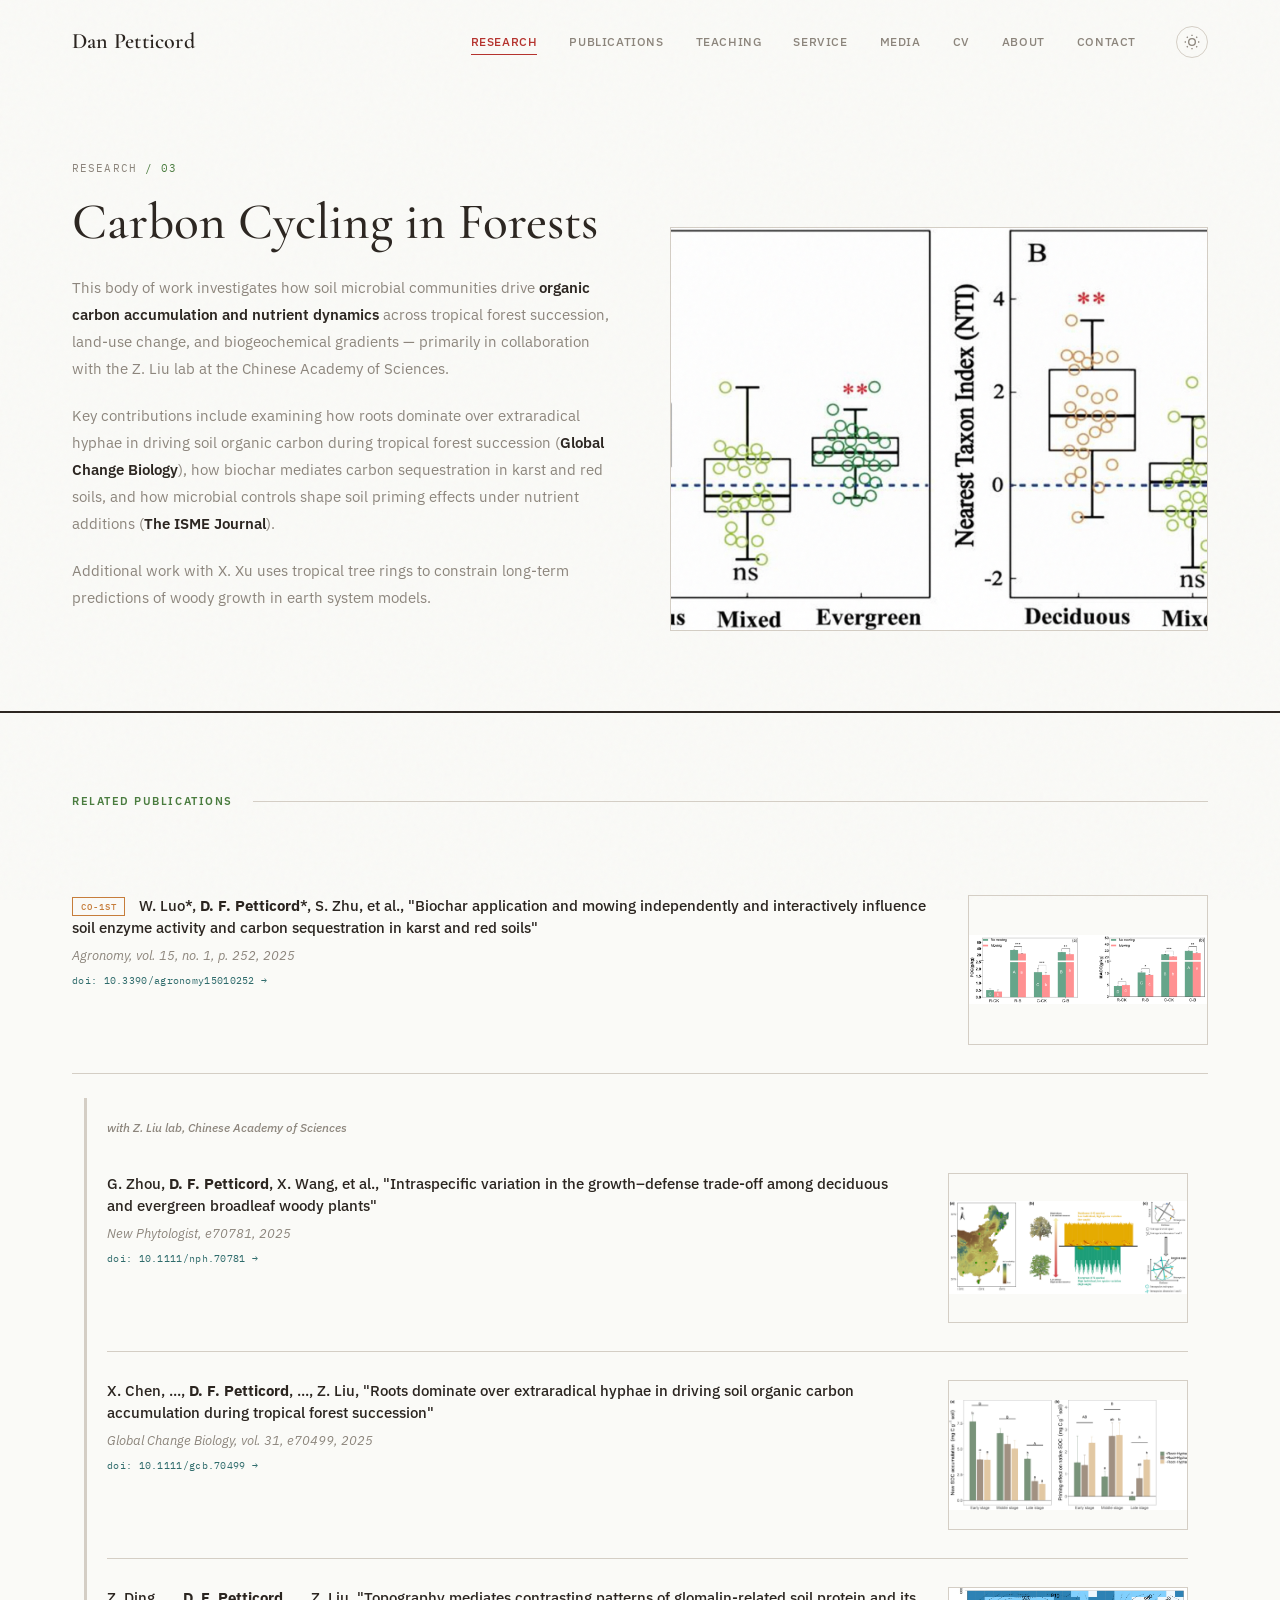
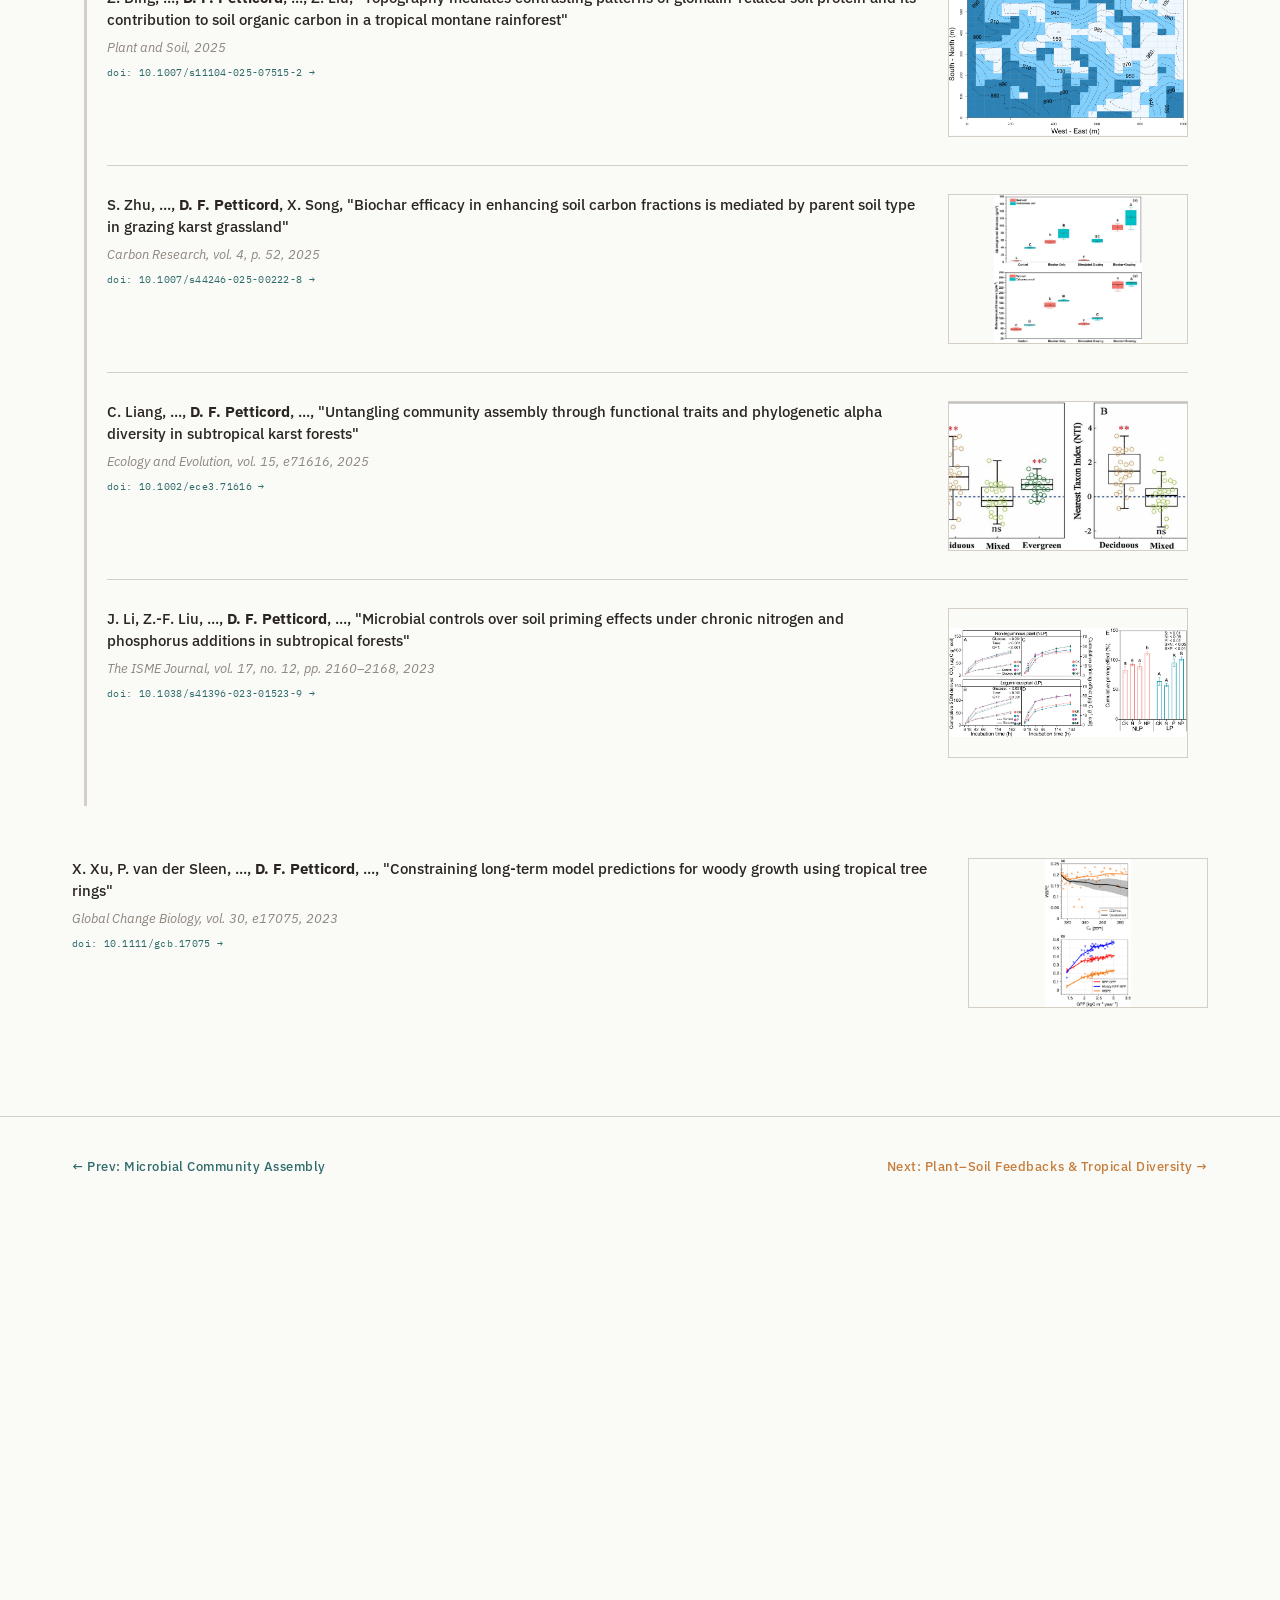
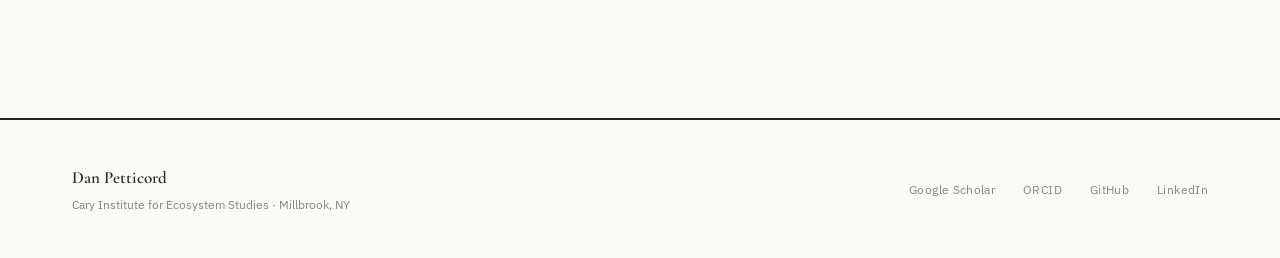
<file: research/carbon-cycling.html>
<!DOCTYPE html>
<html lang="en">
<head>
  <meta charset="UTF-8">
  <meta name="viewport" content="width=device-width, initial-scale=1.0">
  <title>Carbon Cycling in Forests — Dan Petticord</title>
  <link rel="preconnect" href="https://fonts.googleapis.com">
  <link rel="preconnect" href="https://fonts.gstatic.com" crossorigin>
  <link href="https://fonts.googleapis.com/css2?family=Cormorant+Garamond:ital,wght@0,300;0,400;0,500;0,600;0,700;1,300;1,400&family=IBM+Plex+Sans:ital,wght@0,300;0,400;0,500;0,600;0,700;1,300;1,400&family=IBM+Plex+Mono:wght@300;400;500&display=swap" rel="stylesheet">
  <link rel="stylesheet" href="../css/styles.css">
  <script>if(localStorage.getItem('theme')==='dark')document.documentElement.setAttribute('data-theme','dark');</script>
</head>
<body>

<nav class="nav">
  <a href="../index.html" class="nav-name">Dan Petticord</a>
  <div class="nav-links">
    <a href="../research.html" class="nav-link active" data-page="research">Research</a>
    <a href="../publications.html" class="nav-link" data-page="publications">Publications</a>
    <a href="../teaching.html" class="nav-link" data-page="teaching">Teaching</a>
    <a href="../service.html" class="nav-link" data-page="service">Service</a>
    <a href="../media.html" class="nav-link" data-page="media">Media</a>
    <a href="../cv.html" class="nav-link" data-page="cv">CV</a>
    <a href="../about.html" class="nav-link" data-page="about">About</a>
    <a href="../contact.html" class="nav-link" data-page="contact">Contact</a>
    <button class="theme-toggle" aria-label="Toggle theme" title="Toggle light/dark theme">
      <svg class="theme-icon-sun" width="16" height="16" viewBox="0 0 24 24" fill="none" stroke="currentColor" stroke-width="2"><circle cx="12" cy="12" r="5"/><path d="M12 1v2M12 21v2M4.22 4.22l1.42 1.42M18.36 18.36l1.42 1.42M1 12h2M21 12h2M4.22 19.78l1.42-1.42M18.36 5.64l1.42-1.42"/></svg>
      <svg class="theme-icon-moon" width="16" height="16" viewBox="0 0 24 24" fill="none" stroke="currentColor" stroke-width="2"><path d="M21 12.79A9 9 0 1111.21 3 7 7 0 0021 12.79z"/></svg>
    </button>
  </div>
  <button class="nav-hamburger" aria-label="Menu"><span></span><span></span><span></span></button>
</nav>

<!-- ═══ SUB-PAGE HERO ═══ -->
<div class="research-sub-hero" style="background:var(--bg);">
  <div>
    <div style="font-family:var(--font-mono);font-size:11px;letter-spacing:0.1em;text-transform:uppercase;color:var(--forest);margin-bottom:16px;">
      <a href="../research.html" style="color:var(--muted);transition:color 0.3s;">Research</a> / 03
    </div>
    <h1 style="font-family:var(--font-serif);font-size:clamp(32px,4vw,52px);font-weight:500;line-height:1.1;color:var(--text);margin-bottom:24px;">
      Carbon Cycling in Forests
    </h1>
    <div class="prose" style="max-width:none;">
      <p>This body of work investigates how soil microbial communities drive <strong>organic carbon accumulation and nutrient dynamics</strong> across tropical forest succession, land-use change, and biogeochemical gradients — primarily in collaboration with the Z. Liu lab at the Chinese Academy of Sciences.</p>
      <p>Key contributions include examining how roots dominate over extraradical hyphae in driving soil organic carbon during tropical forest succession (<strong>Global Change Biology</strong>), how biochar mediates carbon sequestration in karst and red soils, and how microbial controls shape soil priming effects under nutrient additions (<strong>The ISME Journal</strong>).</p>
      <p>Additional work with X. Xu uses tropical tree rings to constrain long-term predictions of woody growth in earth system models.</p>
    </div>
  </div>
  <div>
    <div style="width:100%;aspect-ratio:4/3;overflow:hidden;border:1px solid var(--border);">
      <img src="../images/UntanglingInsete.jpg" alt="Subtropical forest research" style="width:100%;height:100%;object-fit:cover;">
    </div>
  </div>
</div>

<!-- ═══ RELATED PUBLICATIONS ═══ -->
<section class="research-sub-papers">
  <div class="section-label fade-in" data-color="forest">Related Publications</div>

  <div class="research-paper-card fade-in">
    <div>
      <div class="research-paper-title"><span class="pub-cofirst-badge">Co-1st</span> W. Luo*, <strong>D. F. Petticord</strong>*, S. Zhu, et al., "Biochar application and mowing independently and interactively influence soil enzyme activity and carbon sequestration in karst and red soils"</div>
      <div class="research-paper-journal">Agronomy, vol. 15, no. 1, p. 252, 2025</div>
      <a href="https://doi.org/10.3390/agronomy15010252" target="_blank" class="pub-link">doi: 10.3390/agronomy15010252 →</a>
    </div>
    <div class="research-paper-figure" style="background:none;"><img src="../images/BiocharAgronomyInset.png" alt="Paper figure" style="width:100%;height:100%;object-fit:contain;"></div>
  </div>

  <div style="margin-top:24px;padding:20px;border-left:3px solid var(--border);margin-left:12px;">
    <div style="font-family:var(--font-sans);font-size:12px;font-weight:500;color:var(--muted);margin-bottom:8px;font-style:italic;">with Z. Liu lab, Chinese Academy of Sciences</div>

    <div class="research-paper-card fade-in">
      <div>
        <div class="research-paper-title">G. Zhou, <strong>D. F. Petticord</strong>, X. Wang, et al., "Intraspecific variation in the growth–defense trade-off among deciduous and evergreen broadleaf woody plants"</div>
        <div class="research-paper-journal">New Phytologist, e70781, 2025</div>
        <a href="https://doi.org/10.1111/nph.70781" target="_blank" class="pub-link">doi: 10.1111/nph.70781 →</a>
      </div>
      <div class="research-paper-figure" style="background:none;"><img src="../images/EvergreenDeciduousInset.jpg" alt="Paper figure" style="width:100%;height:100%;object-fit:contain;"></div>
    </div>

    <div class="research-paper-card fade-in">
      <div>
        <div class="research-paper-title">X. Chen, ..., <strong>D. F. Petticord</strong>, ..., Z. Liu, "Roots dominate over extraradical hyphae in driving soil organic carbon accumulation during tropical forest succession"</div>
        <div class="research-paper-journal">Global Change Biology, vol. 31, e70499, 2025</div>
        <a href="https://doi.org/10.1111/gcb.70499" target="_blank" class="pub-link">doi: 10.1111/gcb.70499 →</a>
      </div>
      <div class="research-paper-figure" style="background:none;"><img src="../images/RootInset.jpg" alt="Paper figure" style="width:100%;height:100%;object-fit:contain;"></div>
    </div>

    <div class="research-paper-card fade-in">
      <div>
        <div class="research-paper-title">Z. Ding, ..., <strong>D. F. Petticord</strong>, ..., Z. Liu, "Topography mediates contrasting patterns of glomalin-related soil protein and its contribution to soil organic carbon in a tropical montane rainforest"</div>
        <div class="research-paper-journal">Plant and Soil, 2025</div>
        <a href="https://doi.org/10.1007/s11104-025-07515-2" target="_blank" class="pub-link">doi: 10.1007/s11104-025-07515-2 →</a>
      </div>
      <div class="research-paper-figure" style="background:none;"><img src="../images/TopographyInset.webp" alt="Paper figure" style="width:100%;height:100%;object-fit:contain;"></div>
    </div>

    <div class="research-paper-card fade-in">
      <div>
        <div class="research-paper-title">S. Zhu, ..., <strong>D. F. Petticord</strong>, X. Song, "Biochar efficacy in enhancing soil carbon fractions is mediated by parent soil type in grazing karst grassland"</div>
        <div class="research-paper-journal">Carbon Research, vol. 4, p. 52, 2025</div>
        <a href="https://doi.org/10.1007/s44246-025-00222-8" target="_blank" class="pub-link">doi: 10.1007/s44246-025-00222-8 →</a>
      </div>
      <div class="research-paper-figure" style="background:none;"><img src="../images/BiocharCarbonFigureInset.webp" alt="Paper figure" style="width:100%;height:100%;object-fit:contain;"></div>
    </div>

    <div class="research-paper-card fade-in">
      <div>
        <div class="research-paper-title">C. Liang, ..., <strong>D. F. Petticord</strong>, ..., "Untangling community assembly through functional traits and phylogenetic alpha diversity in subtropical karst forests"</div>
        <div class="research-paper-journal">Ecology and Evolution, vol. 15, e71616, 2025</div>
        <a href="https://doi.org/10.1002/ece3.71616" target="_blank" class="pub-link">doi: 10.1002/ece3.71616 →</a>
      </div>
      <div class="research-paper-figure" style="background:none;"><img src="../images/UntanglingInsete.jpg" alt="Ecology and Evolution journal cover" style="width:100%;height:100%;object-fit:cover;"></div>
    </div>

    <div class="research-paper-card fade-in">
      <div>
        <div class="research-paper-title">J. Li, Z.-F. Liu, ..., <strong>D. F. Petticord</strong>, ..., "Microbial controls over soil priming effects under chronic nitrogen and phosphorus additions in subtropical forests"</div>
        <div class="research-paper-journal">The ISME Journal, vol. 17, no. 12, pp. 2160–2168, 2023</div>
        <a href="https://doi.org/10.1038/s41396-023-01523-9" target="_blank" class="pub-link">doi: 10.1038/s41396-023-01523-9 →</a>
      </div>
      <div class="research-paper-figure" style="background:none;"><img src="../images/LiPrimingInset.jpeg" alt="Paper figure" style="width:100%;height:100%;object-fit:contain;"></div>
    </div>
  </div>

  <div class="research-paper-card fade-in" style="margin-top:24px;">
    <div>
      <div class="research-paper-title">X. Xu, P. van der Sleen, ..., <strong>D. F. Petticord</strong>, ..., "Constraining long-term model predictions for woody growth using tropical tree rings"</div>
      <div class="research-paper-journal">Global Change Biology, vol. 30, e17075, 2023</div>
      <a href="https://doi.org/10.1111/gcb.17075" target="_blank" class="pub-link">doi: 10.1111/gcb.17075 →</a>
    </div>
    <div class="research-paper-figure" style="background:none;"><img src="../images/XuInset.jpg" alt="Paper figure" style="width:100%;height:100%;object-fit:contain;"></div>
  </div>
</section>

<!-- Navigation between research areas -->
<section style="padding:40px var(--page-pad) 80px;display:flex;justify-content:space-between;border-top:1px solid var(--border);">
  <a href="microbial-assembly.html" style="font-family:var(--font-sans);font-size:13px;font-weight:500;color:var(--teal);letter-spacing:0.04em;">
    ← Prev: Microbial Community Assembly
  </a>
  <a href="plant-soil-feedbacks.html" style="font-family:var(--font-sans);font-size:13px;font-weight:500;color:var(--drought);letter-spacing:0.04em;">
    Next: Plant–Soil Feedbacks &amp; Tropical Diversity →
  </a>
</section>

<section class="contact-section fade-in">
  <div class="contact-title">Get in touch.</div>
  <div class="contact-desc">I'm always interested in new collaborations, speaking invitations, and conversations about ecology and sustainability.</div>
  <a href="mailto:petticordd@caryinstitute.org" class="contact-email">petticordd@caryinstitute.org</a>
</section>

<footer class="footer">
  <div>
    <div class="footer-name">Dan Petticord</div>
    <div class="footer-sub">Cary Institute for Ecosystem Studies · Millbrook, NY</div>
  </div>
  <div class="footer-links">
    <a href="https://scholar.google.com/citations?user=s1wx64YAAAAJ&hl=en" target="_blank" class="footer-link">Google Scholar</a>
    <a href="https://orcid.org/0000-0002-1764-6321" target="_blank" class="footer-link">ORCID</a>
    <a href="https://github.com/Dpetticord3" target="_blank" class="footer-link">GitHub</a>
    <a href="https://www.linkedin.com/in/dpetticord/" target="_blank" class="footer-link">LinkedIn</a>
  </div>
</footer>

<script src="../js/main.js"></script>
</body>
</html>
</file>
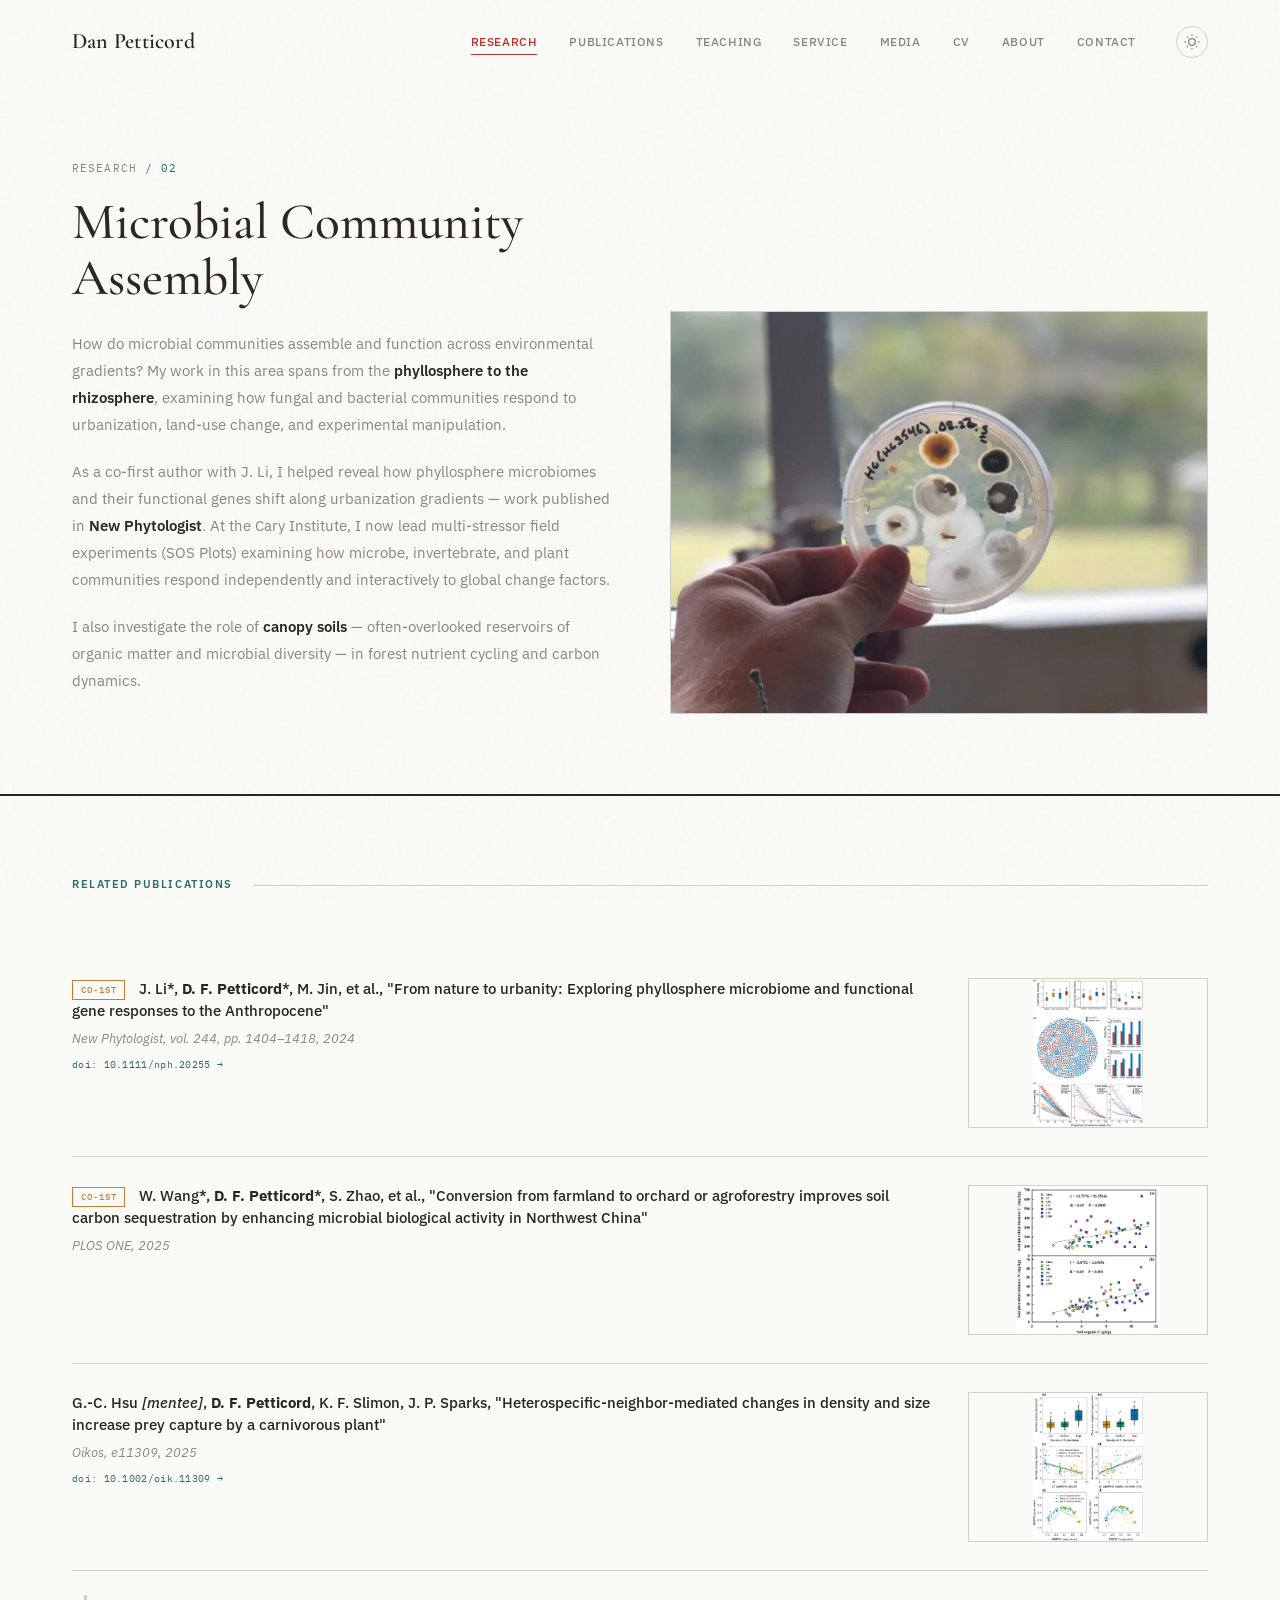
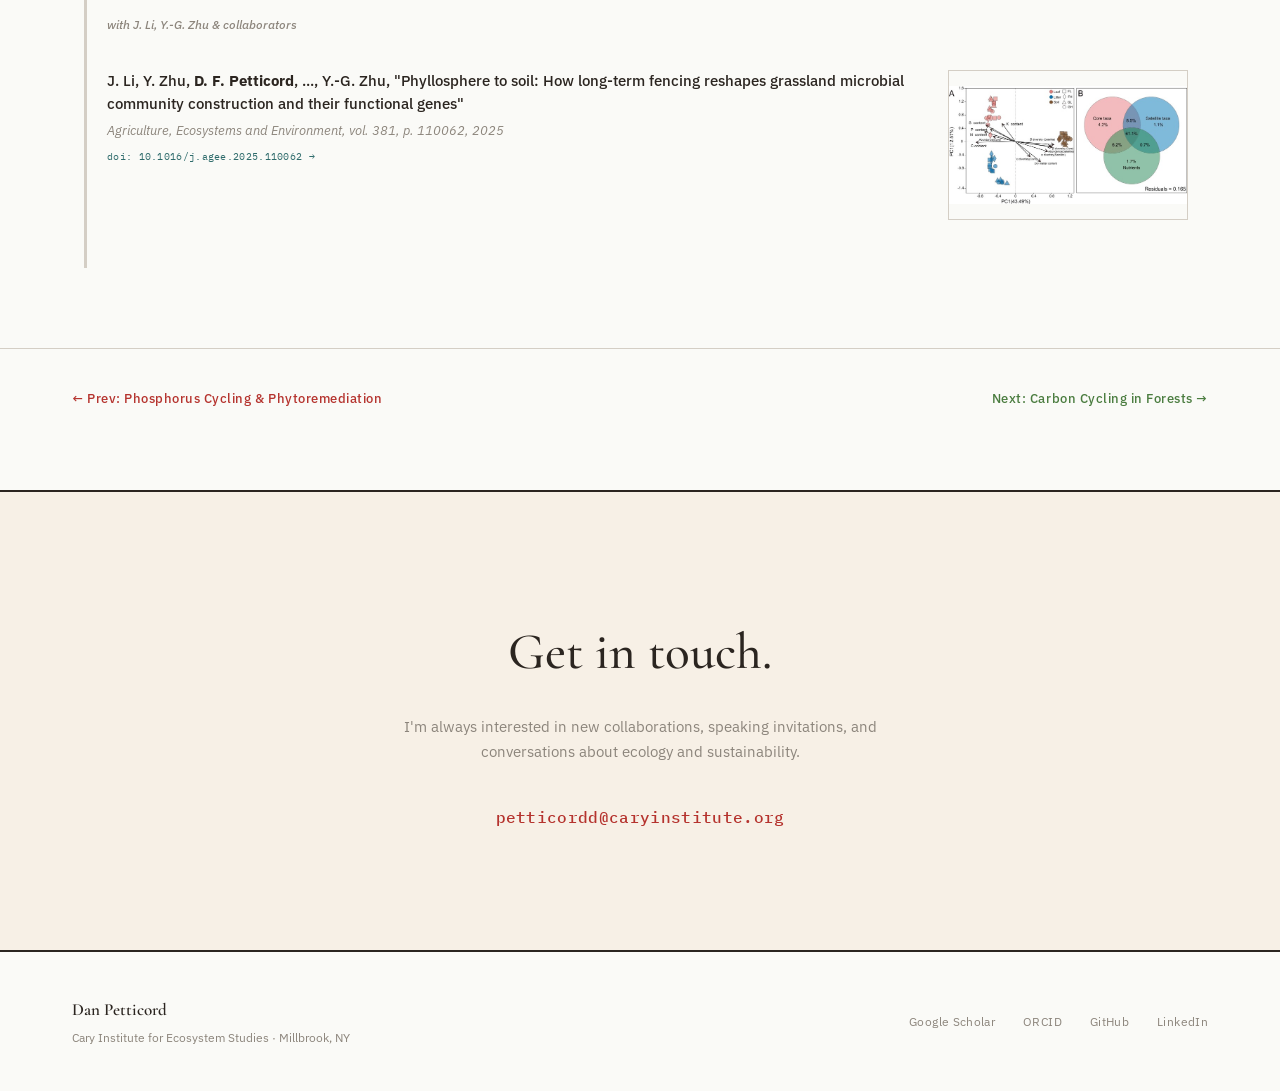
<file: research/microbial-assembly.html>
<!DOCTYPE html>
<html lang="en">
<head>
  <meta charset="UTF-8">
  <meta name="viewport" content="width=device-width, initial-scale=1.0">
  <title>Microbial Community Assembly — Dan Petticord</title>
  <link rel="preconnect" href="https://fonts.googleapis.com">
  <link rel="preconnect" href="https://fonts.gstatic.com" crossorigin>
  <link href="https://fonts.googleapis.com/css2?family=Cormorant+Garamond:ital,wght@0,300;0,400;0,500;0,600;0,700;1,300;1,400&family=IBM+Plex+Sans:ital,wght@0,300;0,400;0,500;0,600;0,700;1,300;1,400&family=IBM+Plex+Mono:wght@300;400;500&display=swap" rel="stylesheet">
  <link rel="stylesheet" href="../css/styles.css">
  <script>if(localStorage.getItem('theme')==='dark')document.documentElement.setAttribute('data-theme','dark');</script>
</head>
<body>

<nav class="nav">
  <a href="../index.html" class="nav-name">Dan Petticord</a>
  <div class="nav-links">
    <a href="../research.html" class="nav-link active" data-page="research">Research</a>
    <a href="../publications.html" class="nav-link" data-page="publications">Publications</a>
    <a href="../teaching.html" class="nav-link" data-page="teaching">Teaching</a>
    <a href="../service.html" class="nav-link" data-page="service">Service</a>
    <a href="../media.html" class="nav-link" data-page="media">Media</a>
    <a href="../cv.html" class="nav-link" data-page="cv">CV</a>
    <a href="../about.html" class="nav-link" data-page="about">About</a>
    <a href="../contact.html" class="nav-link" data-page="contact">Contact</a>
    <button class="theme-toggle" aria-label="Toggle theme" title="Toggle light/dark theme">
      <svg class="theme-icon-sun" width="16" height="16" viewBox="0 0 24 24" fill="none" stroke="currentColor" stroke-width="2"><circle cx="12" cy="12" r="5"/><path d="M12 1v2M12 21v2M4.22 4.22l1.42 1.42M18.36 18.36l1.42 1.42M1 12h2M21 12h2M4.22 19.78l1.42-1.42M18.36 5.64l1.42-1.42"/></svg>
      <svg class="theme-icon-moon" width="16" height="16" viewBox="0 0 24 24" fill="none" stroke="currentColor" stroke-width="2"><path d="M21 12.79A9 9 0 1111.21 3 7 7 0 0021 12.79z"/></svg>
    </button>
  </div>
  <button class="nav-hamburger" aria-label="Menu"><span></span><span></span><span></span></button>
</nav>

<!-- ═══ SUB-PAGE HERO ═══ -->
<div class="research-sub-hero" style="background:var(--bg);">
  <div>
    <div style="font-family:var(--font-mono);font-size:11px;letter-spacing:0.1em;text-transform:uppercase;color:var(--teal);margin-bottom:16px;">
      <a href="../research.html" style="color:var(--muted);transition:color 0.3s;">Research</a> / 02
    </div>
    <h1 style="font-family:var(--font-serif);font-size:clamp(32px,4vw,52px);font-weight:500;line-height:1.1;color:var(--text);margin-bottom:24px;">
      Microbial Community Assembly
    </h1>
    <div class="prose" style="max-width:none;">
      <p>How do microbial communities assemble and function across environmental gradients? My work in this area spans from the <strong>phyllosphere to the rhizosphere</strong>, examining how fungal and bacterial communities respond to urbanization, land-use change, and experimental manipulation.</p>
      <p>As a co-first author with J. Li, I helped reveal how phyllosphere microbiomes and their functional genes shift along urbanization gradients — work published in <strong>New Phytologist</strong>. At the Cary Institute, I now lead multi-stressor field experiments (SOS Plots) examining how microbe, invertebrate, and plant communities respond independently and interactively to global change factors.</p>
      <p>I also investigate the role of <strong>canopy soils</strong> — often-overlooked reservoirs of organic matter and microbial diversity — in forest nutrient cycling and carbon dynamics.</p>
    </div>
  </div>
  <div>
    <div style="width:100%;aspect-ratio:4/3;overflow:hidden;border:1px solid var(--border);">
      <img src="../images/isolates.webp" alt="Microbial isolates from soil community profiling" style="width:100%;height:100%;object-fit:cover;">
    </div>
  </div>
</div>

<!-- ═══ RELATED PUBLICATIONS ═══ -->
<section class="research-sub-papers">
  <div class="section-label fade-in" data-color="teal">Related Publications</div>

  <div class="research-paper-card fade-in">
    <div>
      <div class="research-paper-title"><span class="pub-cofirst-badge">Co-1st</span> J. Li*, <strong>D. F. Petticord</strong>*, M. Jin, et al., "From nature to urbanity: Exploring phyllosphere microbiome and functional gene responses to the Anthropocene"</div>
      <div class="research-paper-journal">New Phytologist, vol. 244, pp. 1404–1418, 2024</div>
      <a href="https://doi.org/10.1111/nph.20255" target="_blank" class="pub-link">doi: 10.1111/nph.20255 →</a>
    </div>
    <div class="research-paper-figure" style="background:none;"><img src="../images/phyllosphereNewPhytInset.jpg" alt="Phyllosphere microbiome figure" style="width:100%;height:100%;object-fit:contain;"></div>
  </div>

  <div class="research-paper-card fade-in">
    <div>
      <div class="research-paper-title"><span class="pub-cofirst-badge">Co-1st</span> W. Wang*, <strong>D. F. Petticord</strong>*, S. Zhao, et al., "Conversion from farmland to orchard or agroforestry improves soil carbon sequestration by enhancing microbial biological activity in Northwest China"</div>
      <div class="research-paper-journal">PLOS ONE, 2025</div>
    </div>
    <div class="research-paper-figure" style="background:none;"><img src="../images/WangWeixiaInset.jpg" alt="Paper figure" style="width:100%;height:100%;object-fit:contain;"></div>
  </div>

  <div class="research-paper-card fade-in">
    <div>
      <div class="research-paper-title">G.-C. Hsu <em>[mentee]</em>, <strong>D. F. Petticord</strong>, K. F. Slimon, J. P. Sparks, "Heterospecific-neighbor-mediated changes in density and size increase prey capture by a carnivorous plant"</div>
      <div class="research-paper-journal">Oikos, e11309, 2025</div>
      <a href="https://doi.org/10.1002/oik.11309" target="_blank" class="pub-link">doi: 10.1002/oik.11309 →</a>
    </div>
    <div class="research-paper-figure" style="background:none;"><img src="../images/OikosInset.jpg" alt="Paper figure" style="width:100%;height:100%;object-fit:contain;"></div>
  </div>

  <div style="margin-top:24px;padding:20px;border-left:3px solid var(--border);margin-left:12px;">
    <div style="font-family:var(--font-sans);font-size:12px;font-weight:500;color:var(--muted);margin-bottom:8px;font-style:italic;">with J. Li, Y.-G. Zhu &amp; collaborators</div>

    <div class="research-paper-card fade-in">
      <div>
        <div class="research-paper-title">J. Li, Y. Zhu, <strong>D. F. Petticord</strong>, ..., Y.-G. Zhu, "Phyllosphere to soil: How long-term fencing reshapes grassland microbial community construction and their functional genes"</div>
        <div class="research-paper-journal">Agriculture, Ecosystems and Environment, vol. 381, p. 110062, 2025</div>
        <a href="https://doi.org/10.1016/j.agee.2025.110062" target="_blank" class="pub-link">doi: 10.1016/j.agee.2025.110062 →</a>
      </div>
      <div class="research-paper-figure" style="background:none;"><img src="../images/PhyllosphereFencingInset.jpg" alt="Paper figure" style="width:100%;height:100%;object-fit:contain;"></div>
    </div>
  </div>
</section>

<!-- Navigation between research areas -->
<section style="padding:40px var(--page-pad) 80px;display:flex;justify-content:space-between;border-top:1px solid var(--border);">
  <a href="phosphorus-cycling.html" style="font-family:var(--font-sans);font-size:13px;font-weight:500;color:var(--warm);letter-spacing:0.04em;">
    ← Prev: Phosphorus Cycling &amp; Phytoremediation
  </a>
  <a href="carbon-cycling.html" style="font-family:var(--font-sans);font-size:13px;font-weight:500;color:var(--forest);letter-spacing:0.04em;">
    Next: Carbon Cycling in Forests →
  </a>
</section>

<section class="contact-section fade-in">
  <div class="contact-title">Get in touch.</div>
  <div class="contact-desc">I'm always interested in new collaborations, speaking invitations, and conversations about ecology and sustainability.</div>
  <a href="mailto:petticordd@caryinstitute.org" class="contact-email">petticordd@caryinstitute.org</a>
</section>

<footer class="footer">
  <div>
    <div class="footer-name">Dan Petticord</div>
    <div class="footer-sub">Cary Institute for Ecosystem Studies · Millbrook, NY</div>
  </div>
  <div class="footer-links">
    <a href="https://scholar.google.com/citations?user=s1wx64YAAAAJ&hl=en" target="_blank" class="footer-link">Google Scholar</a>
    <a href="https://orcid.org/0000-0002-1764-6321" target="_blank" class="footer-link">ORCID</a>
    <a href="https://github.com/Dpetticord3" target="_blank" class="footer-link">GitHub</a>
    <a href="https://www.linkedin.com/in/dpetticord/" target="_blank" class="footer-link">LinkedIn</a>
  </div>
</footer>

<script src="../js/main.js"></script>
</body>
</html>
</file>
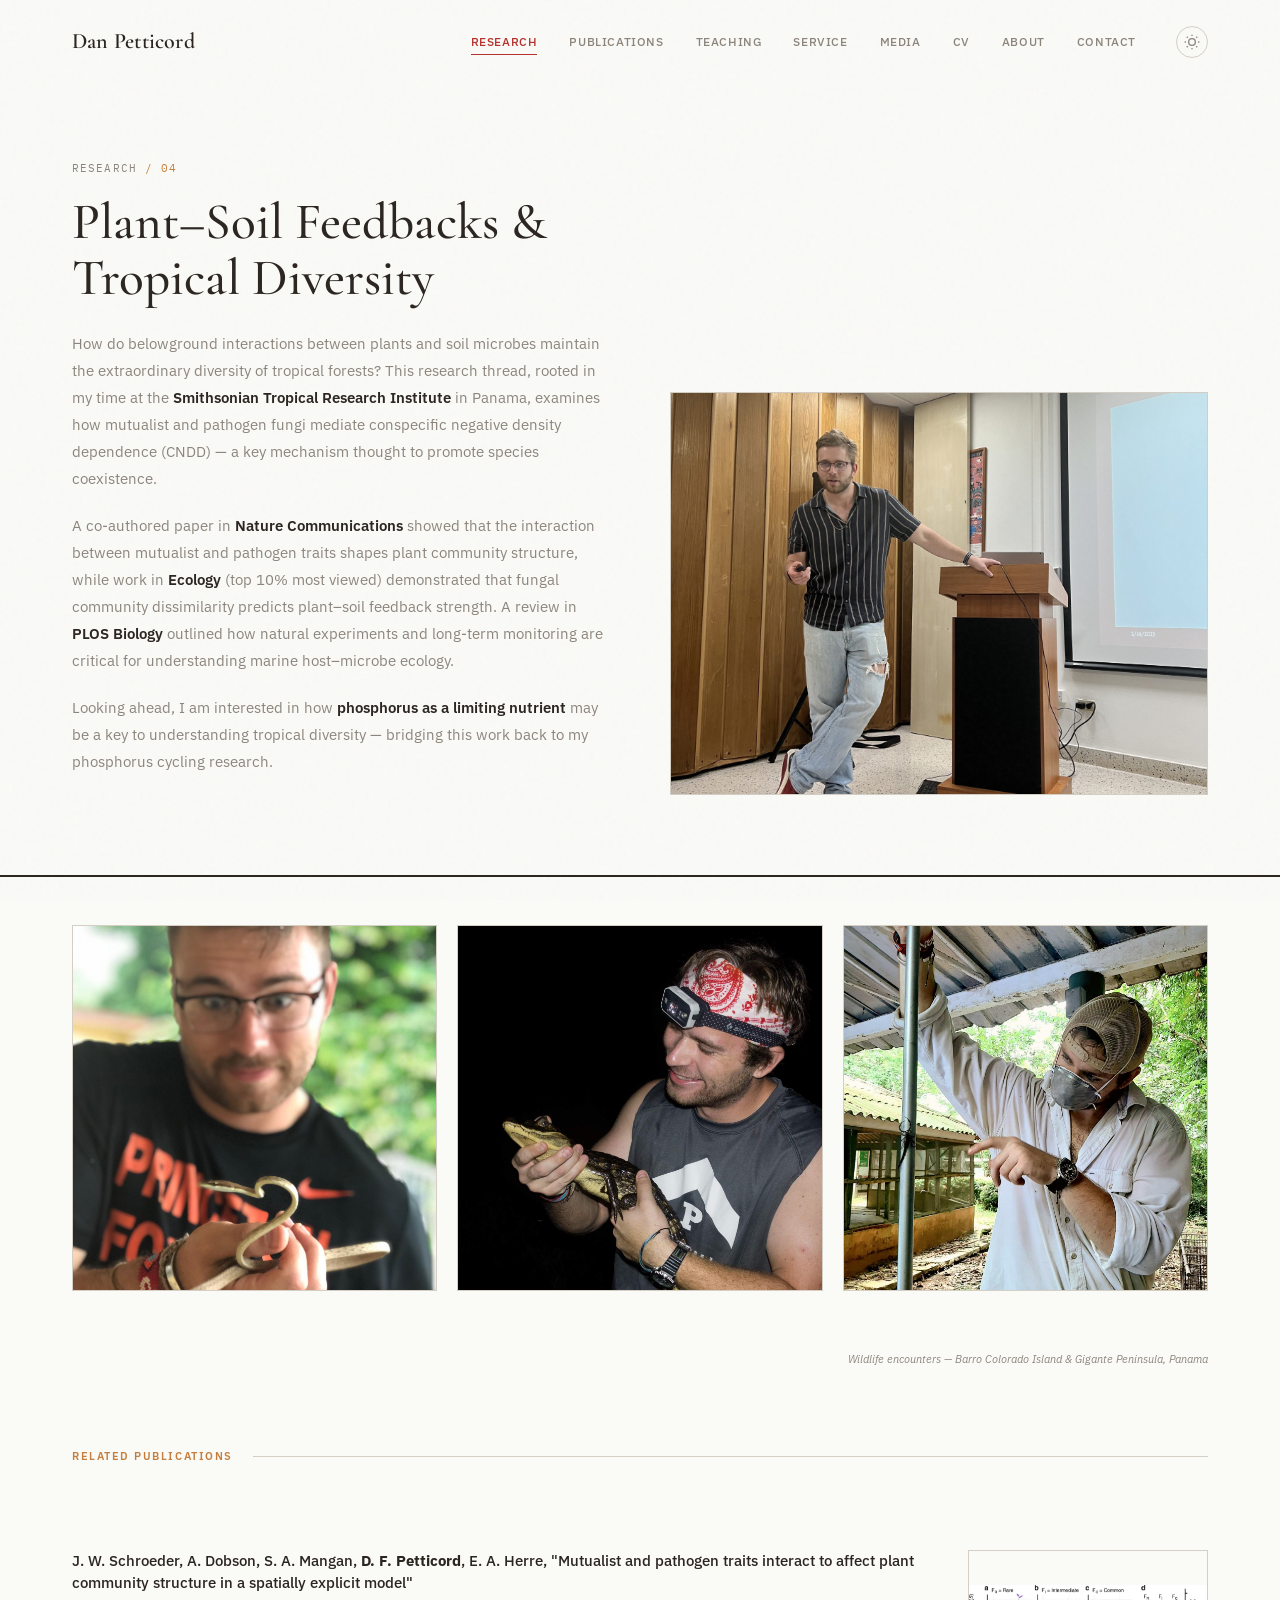
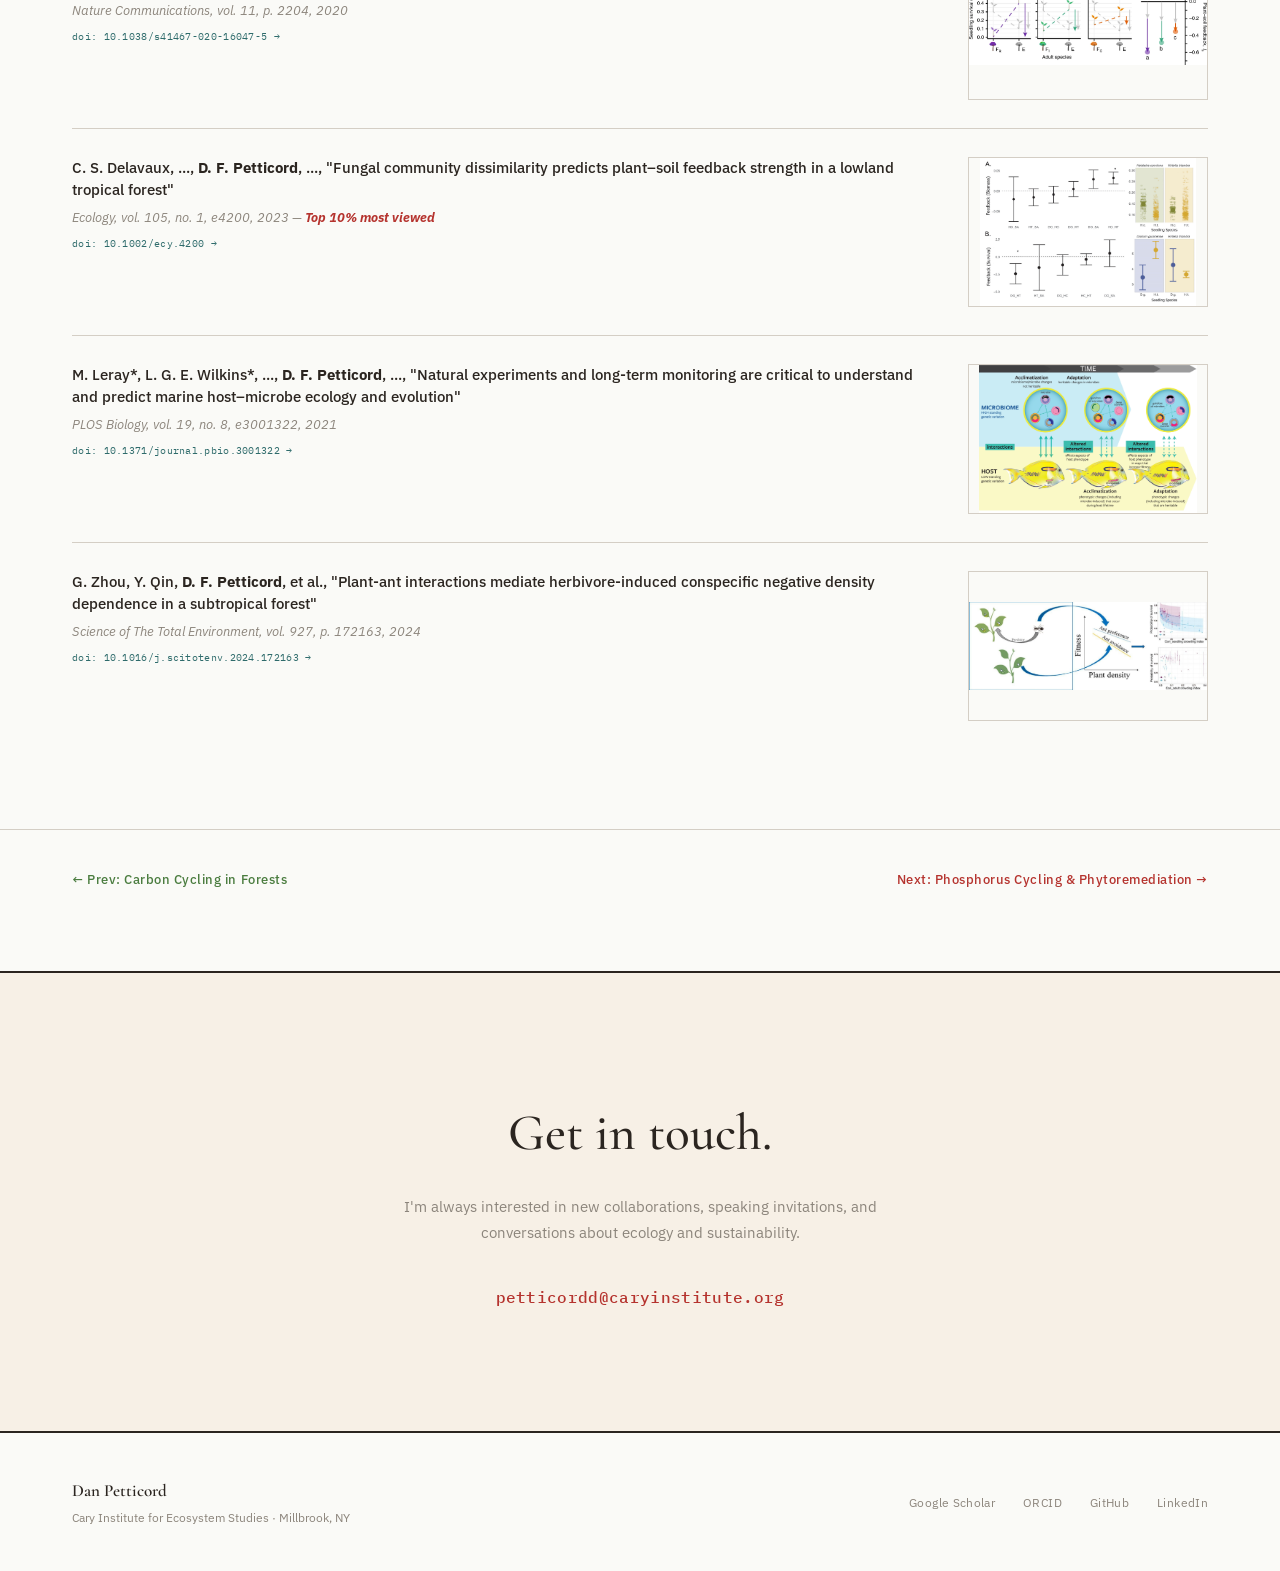
<file: research/plant-soil-feedbacks.html>
<!DOCTYPE html>
<html lang="en">
<head>
  <meta charset="UTF-8">
  <meta name="viewport" content="width=device-width, initial-scale=1.0">
  <title>Plant–Soil Feedbacks & Tropical Diversity — Dan Petticord</title>
  <link rel="preconnect" href="https://fonts.googleapis.com">
  <link rel="preconnect" href="https://fonts.gstatic.com" crossorigin>
  <link href="https://fonts.googleapis.com/css2?family=Cormorant+Garamond:ital,wght@0,300;0,400;0,500;0,600;0,700;1,300;1,400&family=IBM+Plex+Sans:ital,wght@0,300;0,400;0,500;0,600;0,700;1,300;1,400&family=IBM+Plex+Mono:wght@300;400;500&display=swap" rel="stylesheet">
  <link rel="stylesheet" href="../css/styles.css">
  <script>if(localStorage.getItem('theme')==='dark')document.documentElement.setAttribute('data-theme','dark');</script>
</head>
<body>

<nav class="nav">
  <a href="../index.html" class="nav-name">Dan Petticord</a>
  <div class="nav-links">
    <a href="../research.html" class="nav-link active" data-page="research">Research</a>
    <a href="../publications.html" class="nav-link" data-page="publications">Publications</a>
    <a href="../teaching.html" class="nav-link" data-page="teaching">Teaching</a>
    <a href="../service.html" class="nav-link" data-page="service">Service</a>
    <a href="../media.html" class="nav-link" data-page="media">Media</a>
    <a href="../cv.html" class="nav-link" data-page="cv">CV</a>
    <a href="../about.html" class="nav-link" data-page="about">About</a>
    <a href="../contact.html" class="nav-link" data-page="contact">Contact</a>
    <button class="theme-toggle" aria-label="Toggle theme" title="Toggle light/dark theme">
      <svg class="theme-icon-sun" width="16" height="16" viewBox="0 0 24 24" fill="none" stroke="currentColor" stroke-width="2"><circle cx="12" cy="12" r="5"/><path d="M12 1v2M12 21v2M4.22 4.22l1.42 1.42M18.36 18.36l1.42 1.42M1 12h2M21 12h2M4.22 19.78l1.42-1.42M18.36 5.64l1.42-1.42"/></svg>
      <svg class="theme-icon-moon" width="16" height="16" viewBox="0 0 24 24" fill="none" stroke="currentColor" stroke-width="2"><path d="M21 12.79A9 9 0 1111.21 3 7 7 0 0021 12.79z"/></svg>
    </button>
  </div>
  <button class="nav-hamburger" aria-label="Menu"><span></span><span></span><span></span></button>
</nav>

<!-- ═══ SUB-PAGE HERO ═══ -->
<div class="research-sub-hero" style="background:var(--bg);">
  <div>
    <div style="font-family:var(--font-mono);font-size:11px;letter-spacing:0.1em;text-transform:uppercase;color:var(--drought);margin-bottom:16px;">
      <a href="../research.html" style="color:var(--muted);transition:color 0.3s;">Research</a> / 04
    </div>
    <h1 style="font-family:var(--font-serif);font-size:clamp(32px,4vw,52px);font-weight:500;line-height:1.1;color:var(--text);margin-bottom:24px;">
      Plant–Soil Feedbacks &amp; Tropical Diversity
    </h1>
    <div class="prose" style="max-width:none;">
      <p>How do belowground interactions between plants and soil microbes maintain the extraordinary diversity of tropical forests? This research thread, rooted in my time at the <strong>Smithsonian Tropical Research Institute</strong> in Panama, examines how mutualist and pathogen fungi mediate conspecific negative density dependence (CNDD) — a key mechanism thought to promote species coexistence.</p>
      <p>A co-authored paper in <strong>Nature Communications</strong> showed that the interaction between mutualist and pathogen traits shapes plant community structure, while work in <strong>Ecology</strong> (top 10% most viewed) demonstrated that fungal community dissimilarity predicts plant–soil feedback strength. A review in <strong>PLOS Biology</strong> outlined how natural experiments and long-term monitoring are critical for understanding marine host–microbe ecology.</p>
      <p>Looking ahead, I am interested in how <strong>phosphorus as a limiting nutrient</strong> may be a key to understanding tropical diversity — bridging this work back to my phosphorus cycling research.</p>
    </div>
  </div>
  <div>
    <div style="width:100%;aspect-ratio:4/3;overflow:hidden;border:1px solid var(--border);">
      <img src="../images/panamaTalk.jpg" alt="Presenting research in Panama" style="width:100%;height:100%;object-fit:cover;">
    </div>
  </div>
</div>

<!-- ═══ GALLERY ═══ -->
<div class="photo-gallery photo-gallery--cols-3">
  <div class="photo-gallery-item">
    <img src="../images/oxybelis.jpg" alt="Oxybelis vine snake encountered during fieldwork">
  </div>
  <div class="photo-gallery-item">
    <img src="../images/baby_caiman.jpg" alt="Baby caiman on Barro Colorado Island">
  </div>
  <div class="photo-gallery-item">
    <img src="../images/gigante_scorpion.jpg" alt="Scorpion on Gigante Peninsula, Panama">
  </div>
</div>
<p class="photo-gallery-caption">Wildlife encounters — Barro Colorado Island &amp; Gigante Peninsula, Panama</p>

<!-- ═══ RELATED PUBLICATIONS ═══ -->
<section class="research-sub-papers">
  <div class="section-label fade-in" data-color="drought">Related Publications</div>

  <div class="research-paper-card fade-in">
    <div>
      <div class="research-paper-title">J. W. Schroeder, A. Dobson, S. A. Mangan, <strong>D. F. Petticord</strong>, E. A. Herre, "Mutualist and pathogen traits interact to affect plant community structure in a spatially explicit model"</div>
      <div class="research-paper-journal">Nature Communications, vol. 11, p. 2204, 2020</div>
      <a href="https://doi.org/10.1038/s41467-020-16047-5" target="_blank" class="pub-link">doi: 10.1038/s41467-020-16047-5 →</a>
    </div>
    <div class="research-paper-figure" style="background:none;"><img src="../images/SchroderInset.webp" alt="Paper figure" style="width:100%;height:100%;object-fit:contain;"></div>
  </div>

  <div class="research-paper-card fade-in">
    <div>
      <div class="research-paper-title">C. S. Delavaux, ..., <strong>D. F. Petticord</strong>, ..., "Fungal community dissimilarity predicts plant–soil feedback strength in a lowland tropical forest"</div>
      <div class="research-paper-journal">Ecology, vol. 105, no. 1, e4200, 2023 — <strong style="color:var(--warm);">Top 10% most viewed</strong></div>
      <a href="https://doi.org/10.1002/ecy.4200" target="_blank" class="pub-link">doi: 10.1002/ecy.4200 →</a>
    </div>
    <div class="research-paper-figure" style="background:none;"><img src="../images/EcologyDelavauxInset.png" alt="Fungal dissimilarity figure" style="width:100%;height:100%;object-fit:contain;"></div>
  </div>

  <div class="research-paper-card fade-in">
    <div>
      <div class="research-paper-title">M. Leray*, L. G. E. Wilkins*, ..., <strong>D. F. Petticord</strong>, ..., "Natural experiments and long-term monitoring are critical to understand and predict marine host–microbe ecology and evolution"</div>
      <div class="research-paper-journal">PLOS Biology, vol. 19, no. 8, e3001322, 2021</div>
      <a href="https://doi.org/10.1371/journal.pbio.3001322" target="_blank" class="pub-link">doi: 10.1371/journal.pbio.3001322 →</a>
    </div>
    <div class="research-paper-figure" style="background:none;"><img src="../images/WilkinsInset.PNG" alt="Paper figure" style="width:100%;height:100%;object-fit:contain;"></div>
  </div>

  <div class="research-paper-card fade-in">
    <div>
      <div class="research-paper-title">G. Zhou, Y. Qin, <strong>D. F. Petticord</strong>, et al., "Plant-ant interactions mediate herbivore-induced conspecific negative density dependence in a subtropical forest"</div>
      <div class="research-paper-journal">Science of The Total Environment, vol. 927, p. 172163, 2024</div>
      <a href="https://doi.org/10.1016/j.scitotenv.2024.172163" target="_blank" class="pub-link">doi: 10.1016/j.scitotenv.2024.172163 →</a>
    </div>
    <div class="research-paper-figure" style="background:none;"><img src="../images/plantAntInset.jpg" alt="Paper figure" style="width:100%;height:100%;object-fit:contain;"></div>
  </div>
</section>

<!-- Navigation between research areas -->
<section style="padding:40px var(--page-pad) 80px;display:flex;justify-content:space-between;border-top:1px solid var(--border);">
  <a href="carbon-cycling.html" style="font-family:var(--font-sans);font-size:13px;font-weight:500;color:var(--forest);letter-spacing:0.04em;">
    ← Prev: Carbon Cycling in Forests
  </a>
  <a href="phosphorus-cycling.html" style="font-family:var(--font-sans);font-size:13px;font-weight:500;color:var(--warm);letter-spacing:0.04em;">
    Next: Phosphorus Cycling &amp; Phytoremediation →
  </a>
</section>

<section class="contact-section fade-in">
  <div class="contact-title">Get in touch.</div>
  <div class="contact-desc">I'm always interested in new collaborations, speaking invitations, and conversations about ecology and sustainability.</div>
  <a href="mailto:petticordd@caryinstitute.org" class="contact-email">petticordd@caryinstitute.org</a>
</section>

<footer class="footer">
  <div>
    <div class="footer-name">Dan Petticord</div>
    <div class="footer-sub">Cary Institute for Ecosystem Studies · Millbrook, NY</div>
  </div>
  <div class="footer-links">
    <a href="https://scholar.google.com/citations?user=s1wx64YAAAAJ&hl=en" target="_blank" class="footer-link">Google Scholar</a>
    <a href="https://orcid.org/0000-0002-1764-6321" target="_blank" class="footer-link">ORCID</a>
    <a href="https://github.com/Dpetticord3" target="_blank" class="footer-link">GitHub</a>
    <a href="https://www.linkedin.com/in/dpetticord/" target="_blank" class="footer-link">LinkedIn</a>
  </div>
</footer>

<script src="../js/main.js"></script>
</body>
</html>
</file>
<file: css/styles.css>
/* ═══════════════════════════════════════════════════════════════════
   DAN PETTICORD — ACADEMIC SITE
   Parchment + Gem Tone Palette · Crisp Black Lines
   ═══════════════════════════════════════════════════════════════════ */

/* ─── CUSTOM PROPERTIES ─── */
:root {
  --warm:       #B5332E;
  --drought:    #C67D3B;
  --teal:       #2E6B6B;
  --forest:     #4A7C3F;
  --plum:       #7A5C8D;
  --slate:      #3A6B8C;
  --absent:     #A8A196;
  --bg:         #FAFAF7;
  --paper:      #F7F0E6;
  --grid:       #E8E4DD;
  --text:       #2B2520;
  --muted:      #8C857C;
  --white:      #FFFFFF;
  --border:     #D4CEC5;
  --border-dark:#2B2520;

  --font-serif: 'Cormorant Garamond', 'Georgia', serif;
  --font-sans:  'IBM Plex Sans', 'Helvetica Neue', sans-serif;
  --font-mono:  'IBM Plex Mono', 'Menlo', monospace;

  --page-pad: 72px;
  --max-width: 1280px;
}

/* ─── DARK THEME ─── */
[data-theme="dark"] {
  --bg:         #1a1916;
  --paper:      #222019;
  --grid:       #33302a;
  --text:       #e8e4dd;
  --muted:      #9a948b;
  --white:      #2a2722;
  --border:     #3d3a33;
  --border-dark:#e8e4dd;
}
[data-theme="dark"] body::before { opacity: 0.015; }
[data-theme="dark"] .nav.scrolled { background: rgba(26,25,22,0.95); }
[data-theme="dark"] .nav-links { background: var(--bg); }
[data-theme="dark"] ::selection { background: rgba(181,51,46,0.25); }
[data-theme="dark"] .stat-card { background: var(--paper); }
[data-theme="dark"] .teaching-card { background: var(--paper); border-color: var(--border); }
[data-theme="dark"] .research-card:hover { background: var(--paper); }
[data-theme="dark"] .contact-section { background: var(--paper); }
[data-theme="dark"] .footer { background: var(--bg); }
[data-theme="dark"] .pub-item:hover { background: var(--paper); }
[data-theme="dark"] .media-card { background: var(--paper); }
[data-theme="dark"] .media-card:hover { background: var(--grid); }

/* ─── THEME TOGGLE ─── */
.theme-toggle {
  background: none; border: 1px solid var(--border); cursor: pointer;
  width: 32px; height: 32px; border-radius: 50%;
  display: flex; align-items: center; justify-content: center;
  color: var(--muted); transition: color 0.3s, border-color 0.3s;
  margin-left: 8px; padding: 0;
}
.theme-toggle:hover { color: var(--warm); border-color: var(--warm); }
.theme-icon-moon { display: none; }
[data-theme="dark"] .theme-icon-sun { display: none; }
[data-theme="dark"] .theme-icon-moon { display: block; }

/* ─── RESET & BASE ─── */
*, *::before, *::after { margin: 0; padding: 0; box-sizing: border-box; }

html {
  font-size: 16px;
  scroll-behavior: smooth;
  -webkit-font-smoothing: antialiased;
  -moz-osx-font-smoothing: grayscale;
}

body {
  font-family: var(--font-sans);
  background: var(--bg);
  color: var(--text);
  line-height: 1.6;
  overflow-x: hidden;
  transition: background 0.4s ease, color 0.4s ease;
}

::selection { background: rgba(181,51,46,0.12); color: var(--text); }

::-webkit-scrollbar { width: 6px; }
::-webkit-scrollbar-track { background: var(--bg); }
::-webkit-scrollbar-thumb { background: var(--border); border-radius: 3px; }
::-webkit-scrollbar-thumb:hover { background: var(--muted); }

a { color: inherit; text-decoration: none; }
img { display: block; max-width: 100%; }

/* ─── PAPER TEXTURE OVERLAY ─── */
body::before {
  content: '';
  position: fixed; inset: 0; z-index: 0; pointer-events: none; opacity: 0.028;
  background-image: url("data:image/svg+xml,%3Csvg viewBox='0 0 256 256' xmlns='http://www.w3.org/2000/svg'%3E%3Cfilter id='n'%3E%3CfeTurbulence type='fractalNoise' baseFrequency='0.75' numOctaves='4' stitchTiles='stitch'/%3E%3C/filter%3E%3Crect width='100%25' height='100%25' filter='url(%23n)'/%3E%3C/svg%3E");
}

/* ─── NAVIGATION ─── */
.nav {
  position: fixed; top: 0; left: 0; right: 0; z-index: 100;
  display: flex; justify-content: space-between; align-items: center;
  padding: 24px var(--page-pad);
  border-bottom: 1.5px solid transparent;
  transition: all 0.4s cubic-bezier(0.16,1,0.3,1);
}

.nav.scrolled {
  padding: 14px var(--page-pad);
  background: rgba(250,250,247,0.95);
  backdrop-filter: blur(20px);
  -webkit-backdrop-filter: blur(20px);
  border-bottom-color: var(--border-dark);
}

/* Remove backdrop-filter when mobile menu is open — it creates a containing block that breaks position:fixed on children */
.nav.menu-open { backdrop-filter: none; -webkit-backdrop-filter: none; background: var(--bg); }

.nav-name {
  font-family: var(--font-serif);
  font-weight: 600; font-size: 22px;
  letter-spacing: 0.01em; color: var(--text);
}

.nav-links { display: flex; gap: 32px; align-items: center; }

.nav-link {
  font-family: var(--font-sans);
  font-size: 12px; font-weight: 500;
  color: var(--muted);
  letter-spacing: 0.05em; text-transform: uppercase;
  position: relative; transition: color 0.3s;
}

.nav-link::after {
  content: ''; position: absolute; bottom: -4px; left: 0;
  width: 0; height: 1.5px; background: var(--warm);
  transition: width 0.3s cubic-bezier(0.16,1,0.3,1);
}

.nav-link:hover, .nav-link.active { color: var(--warm); }
.nav-link:hover::after, .nav-link.active::after { width: 100%; }

/* Mobile hamburger */
.nav-hamburger {
  display: none; cursor: pointer; background: none; border: none;
  width: 28px; height: 20px; position: relative; z-index: 110;
}
.nav-hamburger span {
  display: block; width: 100%; height: 2px; background: var(--text);
  position: absolute; left: 0; transition: all 0.3s;
}
.nav-hamburger span:nth-child(1) { top: 0; }
.nav-hamburger span:nth-child(2) { top: 9px; }
.nav-hamburger span:nth-child(3) { top: 18px; }

.nav-hamburger.active span:nth-child(1) { top: 9px; transform: rotate(45deg); }
.nav-hamburger.active span:nth-child(2) { opacity: 0; }
.nav-hamburger.active span:nth-child(3) { top: 9px; transform: rotate(-45deg); }

/* ─── PAGE HEADER (inner pages) ─── */
.page-header {
  padding: 160px var(--page-pad) 60px;
  border-bottom: 2px solid var(--border-dark);
}

.page-header-label {
  font-family: var(--font-mono);
  font-size: 11px; font-weight: 400;
  letter-spacing: 0.1em; text-transform: uppercase;
  color: var(--muted); margin-bottom: 16px;
}

.page-header-title {
  font-family: var(--font-serif);
  font-size: clamp(36px, 4.5vw, 56px);
  font-weight: 500; line-height: 1.1;
  letter-spacing: -0.01em; color: var(--text);
}

.page-header-subtitle {
  font-family: var(--font-sans);
  font-size: 16px; color: var(--muted);
  margin-top: 16px; max-width: 600px; line-height: 1.7;
}

/* Color accent on page header */
.page-header[data-accent="warm"] .page-header-label { color: var(--warm); }
.page-header[data-accent="teal"] .page-header-label { color: var(--teal); }
.page-header[data-accent="forest"] .page-header-label { color: var(--forest); }
.page-header[data-accent="drought"] .page-header-label { color: var(--drought); }
.page-header[data-accent="slate"] .page-header-label { color: var(--slate); }
.page-header[data-accent="plum"] .page-header-label { color: var(--plum); }

/* ─── SECTION COMPONENTS ─── */
.section { padding: 100px var(--page-pad); position: relative; z-index: 1; }
.section--paper { background: var(--paper); }
.section--bordered { border-top: 2px solid var(--border-dark); }

.section-label {
  font-family: var(--font-sans);
  font-size: 11px; font-weight: 600;
  letter-spacing: 0.14em; text-transform: uppercase;
  color: var(--text); margin-bottom: 56px;
  display: flex; align-items: center; gap: 20px;
}

.section-label::after {
  content: ''; flex: 1; height: 1px; background: var(--border);
}

.section-label[data-color="warm"] { color: var(--warm); }
.section-label[data-color="teal"] { color: var(--teal); }
.section-label[data-color="forest"] { color: var(--forest); }
.section-label[data-color="drought"] { color: var(--drought); }

/* ─── STAT BAR ─── */
.stat-bar {
  display: grid; grid-template-columns: repeat(4, 1fr);
  border-top: 2px solid var(--border-dark);
  border-bottom: 2px solid var(--border-dark);
}

.stat-card {
  padding: 52px 36px; text-align: center;
  background: var(--paper);
  border-right: 1px solid var(--border);
}
.stat-card:last-child { border-right: none; }

.stat-num {
  font-family: var(--font-serif);
  font-weight: 600; font-size: 50px; line-height: 1;
  margin-bottom: 10px;
}

.stat-label {
  font-family: var(--font-sans);
  font-size: 11px; color: var(--muted);
  letter-spacing: 0.08em; text-transform: uppercase; font-weight: 500;
}

/* ─── RESEARCH CARDS ─── */
.research-grid {
  display: grid; grid-template-columns: repeat(2, 1fr); gap: 20px;
}

.research-card {
  padding: 44px 36px; border: 1px solid var(--border);
  position: relative; overflow: hidden; cursor: pointer;
  transition: all 0.35s cubic-bezier(0.16,1,0.3,1);
  text-decoration: none; display: block;
}

.research-card::before {
  content: ''; position: absolute; top: 0; left: 0; right: 0; height: 3px;
  transform: scaleX(0); transform-origin: left;
  transition: transform 0.5s cubic-bezier(0.16,1,0.3,1);
}

.research-card:hover { background: var(--white); }
.research-card:hover::before { transform: scaleX(1); }

.research-card[data-color="warm"]::before { background: var(--warm); }
.research-card[data-color="warm"]:hover { border-color: var(--warm); }
.research-card[data-color="warm"] .research-card-num { color: var(--warm); }

.research-card[data-color="teal"]::before { background: var(--teal); }
.research-card[data-color="teal"]:hover { border-color: var(--teal); }
.research-card[data-color="teal"] .research-card-num { color: var(--teal); }

.research-card[data-color="forest"]::before { background: var(--forest); }
.research-card[data-color="forest"]:hover { border-color: var(--forest); }
.research-card[data-color="forest"] .research-card-num { color: var(--forest); }

.research-card[data-color="drought"]::before { background: var(--drought); }
.research-card[data-color="drought"]:hover { border-color: var(--drought); }
.research-card[data-color="drought"] .research-card-num { color: var(--drought); }

.research-card[data-color="slate"]::before { background: var(--slate); }
.research-card[data-color="slate"]:hover { border-color: var(--slate); }
.research-card[data-color="slate"] .research-card-num { color: var(--slate); }

.research-card[data-color="plum"]::before { background: var(--plum); }
.research-card[data-color="plum"]:hover { border-color: var(--plum); }
.research-card[data-color="plum"] .research-card-num { color: var(--plum); }

.research-card-num {
  font-family: var(--font-mono);
  font-size: 11px; margin-bottom: 24px;
  letter-spacing: 0.05em; font-weight: 500;
}

.research-card-title {
  font-family: var(--font-serif);
  font-size: 26px; font-weight: 600;
  line-height: 1.2; margin-bottom: 14px; color: var(--text);
}

.research-card-desc {
  font-family: var(--font-sans);
  font-size: 14px; color: var(--muted); line-height: 1.7;
}

.research-card-more {
  margin-top: 20px; font-family: var(--font-sans);
  font-size: 12px; font-weight: 500;
  letter-spacing: 0.04em; color: transparent;
  transition: color 0.4s;
}
.research-card:hover .research-card-more { color: var(--muted); }

/* ─── PUBLICATION ITEMS ─── */
.pub-item {
  display: grid; grid-template-columns: 52px 1fr 56px;
  gap: 24px; align-items: baseline;
  padding: 18px 0 18px 12px;
  border-bottom: 1px solid var(--border);
  transition: all 0.3s; cursor: default;
}

.pub-item:hover { padding-left: 24px; background: var(--paper); }

.pub-num {
  font-family: var(--font-mono);
  font-size: 12px; color: var(--muted);
}

.pub-title {
  font-family: var(--font-sans);
  font-size: 15px; color: var(--muted);
  line-height: 1.55; transition: color 0.3s;
}
.pub-item:hover .pub-title { color: var(--text); }

.pub-first-badge {
  display: inline-block; font-family: var(--font-mono);
  font-size: 9px; font-weight: 500;
  letter-spacing: 0.1em; text-transform: uppercase;
  margin-right: 10px; padding: 2px 8px;
  border: 1.5px solid var(--warm); color: var(--warm);
  vertical-align: middle;
}

.pub-cofirst-badge {
  display: inline-block; font-family: var(--font-mono);
  font-size: 9px; font-weight: 500;
  letter-spacing: 0.1em; text-transform: uppercase;
  margin-right: 10px; padding: 2px 8px;
  border: 1.5px solid var(--drought); color: var(--drought);
  vertical-align: middle;
}

.pub-link {
  display: inline-block; font-family: var(--font-mono);
  font-size: 10px; color: var(--teal); margin-top: 6px;
  letter-spacing: 0.03em; transition: color 0.3s;
}
.pub-link:hover { color: var(--warm); }

/* Collaboration bracket grouping */
.pub-group-bracket {
  border-left: 3px solid var(--border);
  padding-left: 20px; margin-left: 12px;
  margin-top: 8px; margin-bottom: 8px;
}
.pub-group-bracket-label {
  font-family: var(--font-sans); font-size: 12px;
  font-weight: 500; color: var(--muted);
  margin-bottom: 4px; font-style: italic;
}

.pub-journal {
  font-family: var(--font-sans);
  font-size: 13px; color: var(--muted);
  font-style: italic; margin-top: 5px;
  transition: color 0.3s;
}
.pub-item:hover .pub-journal { color: var(--teal); }

.pub-year {
  font-family: var(--font-mono);
  font-size: 12px; color: var(--muted); text-align: right;
}

/* Publication group headers */
.pub-group {
  margin-top: 64px; margin-bottom: 32px;
  padding: 32px; background: var(--paper);
  border: 1px solid var(--border);
  display: grid; grid-template-columns: 1fr 200px; gap: 32px;
  align-items: center;
}

.pub-group-title {
  font-family: var(--font-serif);
  font-size: 22px; font-weight: 600;
  color: var(--text); line-height: 1.3;
}

.pub-group-desc {
  font-family: var(--font-sans);
  font-size: 13px; color: var(--muted);
  margin-top: 8px; line-height: 1.6;
}

.pub-group-photo {
  width: 100%; aspect-ratio: 4/3;
  background: var(--grid); border: 1px solid var(--border);
  display: flex; align-items: center; justify-content: center;
  font-family: var(--font-mono); font-size: 10px; color: var(--muted);
}

/* ─── JOURNEY TIMELINE ─── */
.journey-item {
  display: grid; grid-template-columns: 140px 1fr;
  gap: 32px; padding: 28px 0; position: relative;
  border-bottom: 1px solid var(--border);
}
.journey-item:last-child { border-bottom: none; }

.journey-dot {
  position: absolute; left: -24px; top: 36px;
  width: 8px; height: 8px; border-radius: 50%;
  border: 2px solid var(--bg);
}

.journey-period {
  font-family: var(--font-mono);
  font-size: 12px; color: var(--muted);
  letter-spacing: 0.03em; padding-top: 4px;
}

.journey-role {
  font-family: var(--font-serif);
  font-size: 23px; font-weight: 600;
  color: var(--text); margin-bottom: 4px;
}

.journey-place {
  font-family: var(--font-sans);
  font-size: 14px; font-weight: 500; margin-bottom: 2px;
}

.journey-detail {
  font-family: var(--font-sans);
  font-size: 13px; color: var(--muted); font-style: italic;
}

/* ─── TEACHING CARDS ─── */
.teaching-grid { display: grid; grid-template-columns: 1fr 1fr; gap: 20px; }

.teaching-card {
  padding: 32px 28px; border: 1px solid var(--border);
  background: var(--white); position: relative; overflow: hidden;
}

.teaching-strip {
  position: absolute; top: 0; left: 0; bottom: 0; width: 4px;
}

.teaching-header {
  display: flex; justify-content: space-between;
  align-items: flex-start; margin-bottom: 14px; padding-left: 8px;
}

.teaching-role {
  font-family: var(--font-mono);
  font-size: 10px; font-weight: 500;
  letter-spacing: 0.08em; text-transform: uppercase;
}

.teaching-semester {
  font-family: var(--font-mono);
  font-size: 11px; color: var(--muted);
}

.teaching-course {
  font-family: var(--font-serif);
  font-size: 23px; font-weight: 600;
  color: var(--text); margin-bottom: 4px; padding-left: 8px;
}

.teaching-code {
  font-family: var(--font-mono);
  font-size: 11px; color: var(--muted); padding-left: 8px;
}

.teaching-note {
  font-family: var(--font-sans);
  font-size: 13px; color: var(--muted);
  font-style: italic; padding-left: 8px; margin-top: 10px;
}

/* ─── CV PAGE ─── */
.cv-section { margin-bottom: 56px; }

.cv-section-title {
  font-family: var(--font-sans);
  font-size: 12px; font-weight: 600;
  letter-spacing: 0.12em; text-transform: uppercase;
  color: var(--text); padding-bottom: 12px;
  border-bottom: 2px solid var(--border-dark);
  margin-bottom: 24px;
}

.cv-entry {
  display: grid; grid-template-columns: 140px 1fr;
  gap: 24px; padding: 12px 0;
  font-size: 14px;
}

.cv-date {
  font-family: var(--font-mono);
  font-size: 12px; color: var(--muted);
  padding-top: 2px;
}

.cv-role { font-weight: 600; color: var(--text); }
.cv-place { color: var(--muted); }
.cv-detail { font-size: 13px; color: var(--muted); font-style: italic; margin-top: 2px; }

.cv-pub-entry {
  padding: 8px 0;
  font-size: 14px; color: var(--muted);
  line-height: 1.6;
}

.cv-pub-entry strong { color: var(--text); font-weight: 600; }

/* ─── BUTTONS ─── */
.btn {
  display: inline-block;
  font-family: var(--font-sans);
  font-size: 12px; font-weight: 600;
  letter-spacing: 0.08em; text-transform: uppercase;
  padding: 12px 28px; cursor: pointer;
  transition: all 0.3s; border-radius: 0;
}

.btn--primary {
  background: var(--text); color: var(--bg);
  border: 2px solid var(--text);
}
.btn--primary:hover { background: var(--warm); border-color: var(--warm); }

.btn--outline {
  background: transparent; color: var(--text);
  border: 2px solid var(--border);
}
.btn--outline:hover { border-color: var(--text); }

.btn--center { display: flex; justify-content: center; margin-top: 44px; }

/* ─── CONTACT ─── */
.contact-section {
  padding: 120px var(--page-pad);
  border-top: 2px solid var(--border-dark);
  text-align: center; background: var(--paper);
}

.contact-title {
  font-family: var(--font-serif);
  font-size: clamp(32px, 4vw, 52px);
  font-weight: 500; color: var(--text); margin-bottom: 20px;
}

.contact-desc {
  font-family: var(--font-sans);
  font-size: 15px; color: var(--muted);
  max-width: 480px; margin: 0 auto 40px; line-height: 1.7;
}

.contact-email {
  font-family: var(--font-mono);
  font-size: 16px; color: var(--warm);
  font-weight: 500; letter-spacing: 0.02em;
}

/* ─── FOOTER ─── */
.footer {
  padding: 44px var(--page-pad);
  border-top: 2px solid var(--border-dark);
  display: flex; justify-content: space-between; align-items: center;
  background: var(--bg);
}

.footer-name {
  font-family: var(--font-serif);
  font-size: 17px; font-weight: 600;
  color: var(--text); margin-bottom: 4px;
}

.footer-sub {
  font-family: var(--font-sans);
  font-size: 12px; color: var(--muted);
}

.footer-links { display: flex; gap: 28px; }

.footer-link {
  font-family: var(--font-sans);
  font-size: 12px; color: var(--muted);
  letter-spacing: 0.03em; transition: color 0.3s;
}
.footer-link:hover { color: var(--warm); }

/* ─── ANIMATIONS ─── */
.fade-in {
  opacity: 0; transform: translateY(20px);
  transition: opacity 0.7s cubic-bezier(0.16,1,0.3,1),
              transform 0.7s cubic-bezier(0.16,1,0.3,1);
}
.fade-in.visible { opacity: 1; transform: translateY(0); }

@keyframes fadeIn {
  from { opacity: 0; transform: translateY(14px); }
  to   { opacity: 1; transform: translateY(0); }
}

@keyframes pulse {
  0%, 100% { opacity: 0.3; }
  50%      { opacity: 0.7; }
}

.anim-delay-1 { transition-delay: 0.1s; }
.anim-delay-2 { transition-delay: 0.2s; }
.anim-delay-3 { transition-delay: 0.3s; }
.anim-delay-4 { transition-delay: 0.4s; }
.anim-delay-5 { transition-delay: 0.5s; }
.anim-delay-6 { transition-delay: 0.6s; }

/* ─── CONTENT PROSE ─── */
.prose { max-width: 720px; }
.prose p {
  font-family: var(--font-sans);
  font-size: 15px; color: var(--muted);
  line-height: 1.8; margin-bottom: 20px;
}
.prose p strong { color: var(--text); font-weight: 600; }
.prose h3 {
  font-family: var(--font-serif);
  font-size: 24px; font-weight: 600;
  color: var(--text); margin: 40px 0 16px;
}

/* ─── RESEARCH SUBPAGE ─── */
.research-sub-hero {
  padding: 160px var(--page-pad) 80px;
  display: grid; grid-template-columns: 1fr 1fr; gap: 60px;
  align-items: end;
  border-bottom: 2px solid var(--border-dark);
}

.research-sub-papers {
  padding: 80px var(--page-pad);
}

.research-paper-card {
  display: grid; grid-template-columns: 1fr 240px;
  gap: 32px; padding: 28px 0;
  border-bottom: 1px solid var(--border);
  align-items: start;
}

.research-paper-card:last-child { border-bottom: none; }

.research-paper-title {
  font-family: var(--font-sans);
  font-size: 15px; font-weight: 500;
  color: var(--text); line-height: 1.5; margin-bottom: 6px;
}

.research-paper-journal {
  font-family: var(--font-sans);
  font-size: 13px; color: var(--muted); font-style: italic;
}

.research-paper-figure {
  width: 100%; aspect-ratio: 16/10;
  background: var(--grid); border: 1px solid var(--border);
  display: flex; align-items: center; justify-content: center;
  font-family: var(--font-mono); font-size: 10px; color: var(--muted);
}

/* ─── ABOUT PAGE LAYOUT ─── */
.about-layout {
  display: grid;
  grid-template-columns: 1fr 360px;
  gap: 60px;
  align-items: start;
}

/* ─── PHOTO GALLERIES ─── */
.photo-gallery {
  display: grid;
  gap: 20px;
  padding: 48px var(--page-pad);
  align-items: start;
}
.photo-gallery--cols-3 { grid-template-columns: repeat(3, 1fr); }
.photo-gallery--cols-2 { grid-template-columns: repeat(2, 1fr); }
.photo-gallery--cols-1 { grid-template-columns: 1fr; max-width: 480px; }

.photo-gallery-item {
  border: 1px solid var(--border);
  overflow: hidden;
}
.photo-gallery-item img {
  width: 100%;
  height: auto;
  display: block;
}
.photo-gallery-caption {
  font-family: var(--font-sans);
  font-size: 11px;
  color: var(--muted);
  font-style: italic;
  margin-top: 12px;
  text-align: right;
  padding: 0 var(--page-pad);
}

/* ─── PAGE BANNER (teaching, service) ─── */
.page-banner {
  padding: 40px var(--page-pad) 0;
}
.page-banner-strip {
  width: 100%;
  overflow: hidden;
  border-bottom: 2px solid var(--border-dark);
}
.page-banner-strip img {
  width: 100%;
  height: auto;
  display: block;
}
.page-banner-caption {
  font-family: var(--font-sans);
  font-size: 11px;
  color: var(--muted);
  font-style: italic;
  margin-top: 10px;
  text-align: right;
}

/* ─── MEDIA CARDS (service page) ─── */
.media-grid {
  display: grid;
  grid-template-columns: repeat(2, 1fr);
  gap: 16px;
}
.media-card {
  padding: 24px 28px;
  border: 1px solid var(--border);
  background: var(--white);
  transition: all 0.3s;
}
.media-card:hover {
  background: var(--paper);
  border-color: var(--border-dark);
}
.media-card-year {
  font-family: var(--font-mono);
  font-size: 11px;
  color: var(--muted);
  margin-bottom: 10px;
}
.media-card-title {
  font-family: var(--font-serif);
  font-size: 18px;
  font-weight: 600;
  color: var(--text);
  line-height: 1.3;
  margin-bottom: 6px;
}
.media-card-outlet {
  font-family: var(--font-sans);
  font-size: 13px;
  color: var(--muted);
  font-style: italic;
}

/* ─── RESPONSIVE ─── */
@media (max-width: 1024px) {
  :root { --page-pad: 40px; }
  .stat-bar { grid-template-columns: repeat(2, 1fr); }
  .stat-card:nth-child(2) { border-right: none; }
  .pub-group { grid-template-columns: 1fr; }
  .pub-group-photo { max-width: 240px; }
  .research-sub-hero { grid-template-columns: 1fr; }
  .research-paper-card { grid-template-columns: 1fr; }
}

@media (max-width: 768px) {
  :root { --page-pad: 24px; }
  .nav-links {
    display: none;
    position: fixed; top: 0; left: 0; width: 100%; height: 100vh;
    background: var(--bg); z-index: 105;
    flex-direction: column; align-items: center; justify-content: center;
    gap: 28px;
  }
  .nav-links.open { display: flex; }
  .nav-links.open .nav-link { font-size: 22px; text-transform: none; letter-spacing: 0; }
  .nav-links.open .theme-toggle {
    position: static; transform: none; margin-top: 16px;
    width: 44px; height: 44px;
  }
  .nav-hamburger { display: block; z-index: 110; }
  .research-grid { grid-template-columns: 1fr; }
  .teaching-grid { grid-template-columns: 1fr; }
  .stat-bar { grid-template-columns: 1fr; }
  .stat-card { border-right: none; border-bottom: 1px solid var(--border); }
  .hero-grid { grid-template-columns: 1fr !important; }
  .hero-photo-wrap { display: none; }
  .cv-entry { grid-template-columns: 1fr; gap: 4px; }
  .journey-item { grid-template-columns: 1fr; gap: 4px; }
  .footer { flex-direction: column; gap: 20px; text-align: center; }
  .photo-gallery--cols-3 { grid-template-columns: 1fr; }
  .photo-gallery--cols-2 { grid-template-columns: 1fr; }
  .media-grid { grid-template-columns: 1fr; }
  .about-layout { grid-template-columns: 1fr; }
}
</file>
